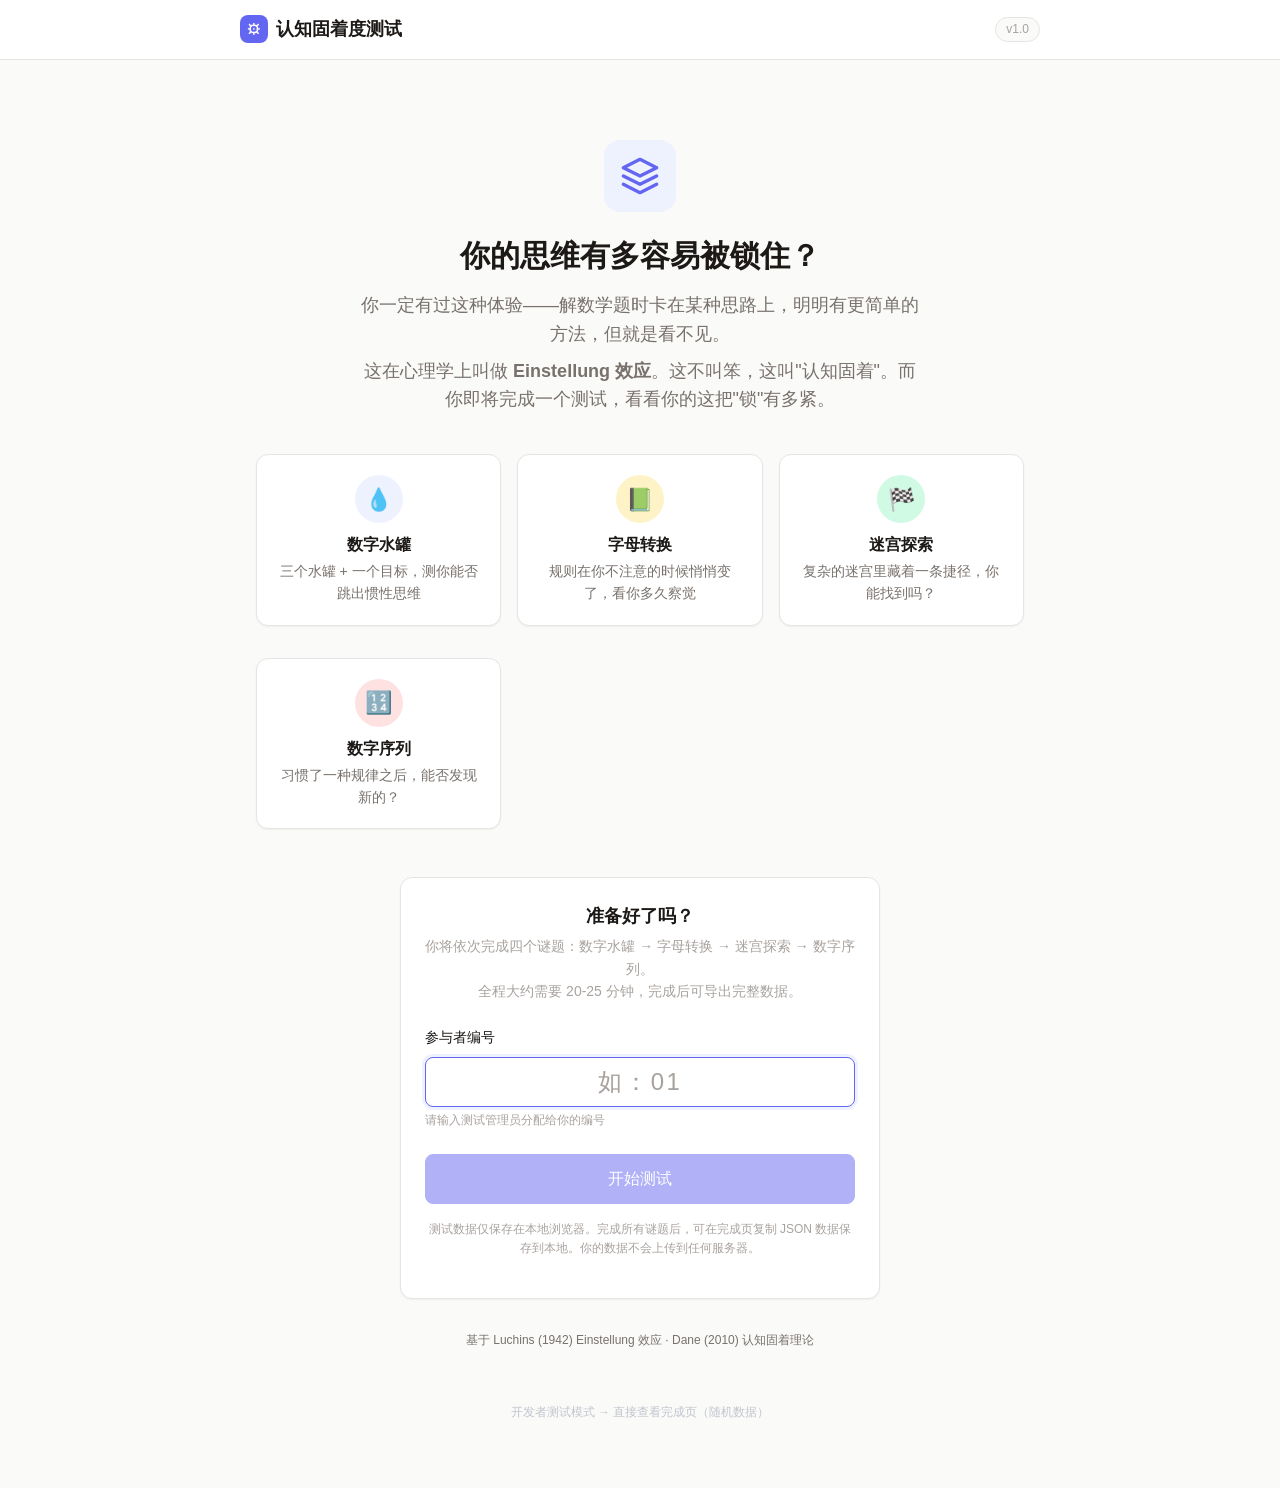
<file: index.html>
<!DOCTYPE html>
<html lang="zh-CN">
<head>
  <meta charset="UTF-8">
  <meta name="viewport" content="width=device-width, initial-scale=1.0">
  <title>认知固着度测试</title>
  <link rel="stylesheet" href="style.css">
  <style>
    /* --- 入口页面专属样式 --- */
    .hero {
      text-align: center;
      padding: var(--spacing-12) 0 var(--spacing-8);
    }

    .hero-icon {
      width: 72px;
      height: 72px;
      background: var(--color-accent-light);
      border-radius: var(--radius-xl);
      display: inline-flex;
      align-items: center;
      justify-content: center;
      margin-bottom: var(--spacing-6);
    }

    .hero-icon svg {
      width: 40px;
      height: 40px;
      color: var(--color-accent);
    }

    .hero h1 {
      margin-bottom: var(--spacing-4);
    }

    .hero p {
      max-width: 560px;
      margin: 0 auto var(--spacing-2);
      font-size: var(--font-size-lg);
    }

    .features {
      display: grid;
      grid-template-columns: repeat(auto-fit, minmax(200px, 1fr));
      gap: var(--spacing-4);
      margin-bottom: var(--spacing-8);
    }

    .feature-card {
      text-align: center;
      padding: var(--spacing-5);
    }

    .feature-card .icon-circle {
      width: 48px;
      height: 48px;
      border-radius: var(--radius-full);
      display: inline-flex;
      align-items: center;
      justify-content: center;
      margin-bottom: var(--spacing-3);
      font-size: 22px;
    }

    .feature-card h3 {
      font-size: var(--font-size-base);
      margin-bottom: var(--spacing-1);
    }

    .feature-card p {
      font-size: var(--font-size-sm);
      margin-bottom: 0;
    }

    .join-card {
      text-align: center;
      max-width: 480px;
      margin: 0 auto;
    }

    .join-card .card-title {
      margin-bottom: var(--spacing-1);
    }

    .join-card .card-subtitle {
      margin-bottom: var(--spacing-6);
    }

    .join-card .form-group {
      text-align: left;
    }

    .join-card .btn {
      margin-top: var(--spacing-2);
    }

    .footer-note {
      text-align: center;
      padding: var(--spacing-8) 0;
    }

    .footer-note p {
      font-size: var(--font-size-xs);
      margin-bottom: 0;
    }

    /* ID 输入数字键盘优化 */
    #participantId {
      font-size: var(--font-size-2xl);
      letter-spacing: 0.1em;
      text-align: center;
      font-weight: 500;
      color: var(--color-accent);
    }
  </style>
</head>
<body>
<div class="page-wrapper">
  <!-- Header -->
  <header class="header">
    <div class="header-inner">
      <div class="header-logo">
        <div class="icon">&#9881;</div>
        认知固着度测试
      </div>
      <span class="header-badge">v1.0</span>
    </div>
  </header>

  <!-- Main -->
  <main class="main-content">
    <div class="container">

      <!-- Hero -->
      <section class="hero">
        <div class="hero-icon">
          <svg viewBox="0 0 24 24" fill="none" stroke="currentColor" stroke-width="2" stroke-linecap="round" stroke-linejoin="round">
            <path d="M12 2L2 7l10 5 10-5-10-5z"/>
            <path d="M2 17l10 5 10-5"/>
            <path d="M2 12l10 5 10-5"/>
          </svg>
        </div>
        <h1>你的思维有多容易被锁住？</h1>
        <p>你一定有过这种体验——解数学题时卡在某种思路上，明明有更简单的方法，但就是看不见。</p>
        <p>这在心理学上叫做 <strong>Einstellung 效应</strong>。这不叫笨，这叫"认知固着"。而你即将完成一个测试，看看你的这把"锁"有多紧。</p>
      </section>

      <!-- 四大谜题预览 -->
      <section class="features">
        <div class="card feature-card">
          <div class="icon-circle" style="background: #EEF2FF;">&#128167;</div>
          <h3>数字水罐</h3>
          <p>三个水罐 + 一个目标，测你能否跳出惯性思维</p>
        </div>
        <div class="card feature-card">
          <div class="icon-circle" style="background: #FEF3C7;">&#128215;</div>
          <h3>字母转换</h3>
          <p>规则在你不注意的时候悄悄变了，看你多久察觉</p>
        </div>
        <div class="card feature-card">
          <div class="icon-circle" style="background: #D1FAE5;">&#127937;</div>
          <h3>迷宫探索</h3>
          <p>复杂的迷宫里藏着一条捷径，你能找到吗？</p>
        </div>
        <div class="card feature-card">
          <div class="icon-circle" style="background: #FEE2E2;">&#128290;</div>
          <h3>数字序列</h3>
          <p>习惯了一种规律之后，能否发现新的？</p>
        </div>
      </section>

      <!-- 加入卡片 -->
      <section class="card join-card">
        <div class="card-title">准备好了吗？</div>
        <div class="card-subtitle">
          你将依次完成四个谜题：数字水罐 &rarr; 字母转换 &rarr; 迷宫探索 &rarr; 数字序列。<br>
          全程大约需要 20-25 分钟，完成后可导出完整数据。
        </div>

        <div class="form-group">
          <label class="form-label" for="participantId">参与者编号</label>
          <input
            type="text"
            id="participantId"
            class="form-input"
            placeholder="如：01"
            maxlength="10"
            autocomplete="off"
            autofocus
          >
          <p class="form-hint">请输入测试管理员分配给你的编号</p>
        </div>

        <button id="startBtn" class="btn btn-primary btn-lg btn-block" disabled>
          开始测试
        </button>

      <p class="text-xs text-muted mt-4">
        测试数据仅保存在本地浏览器。完成所有谜题后，可在完成页复制 JSON 数据保存到本地。你的数据不会上传到任何服务器。
      </p>

    </section>

      <!-- Footer -->
      <div class="footer-note">
        <p>基于 Luchins (1942) Einstellung 效应 &middot; Dane (2010) 认知固着理论</p>
      </div>

      <!-- 测试模式入口（底部小字） -->
      <div style="text-align:center; padding:var(--spacing-4) 0 var(--spacing-8);">
        <a href="complete.html?test=1" style="color:#9CA3AF; font-size:12px; text-decoration:none; opacity:0.6;" onmouseover="this.style.opacity=1" onmouseout="this.style.opacity=0.6">
          开发者测试模式 → 直接查看完成页（随机数据）
        </a>
      </div>

    </div>
  </main>
</div>

<script src="tracking/event-logger.js"></script>
<script>
(function () {
  var idInput = document.getElementById('participantId');
  var startBtn = document.getElementById('startBtn');

  // 启用/禁用按钮
  idInput.addEventListener('input', function () {
    startBtn.disabled = this.value.trim().length === 0;
  });

  // 回车也可以开始
  idInput.addEventListener('keydown', function (e) {
    if (e.key === 'Enter' && this.value.trim()) startTest();
  });

  startBtn.addEventListener('click', startTest);

  function startTest() {
    var rawId = idInput.value.trim();
    if (!rawId) return;
    var userId = 'participant_' + rawId.replace(/[^a-zA-Z0-9]/g, '_');
    EventLogger.initSession(userId);
    window.location.href = 'puzzles/water-jug/water-jug.html';
  }
})();
</script>
</body>
</html>
</file>
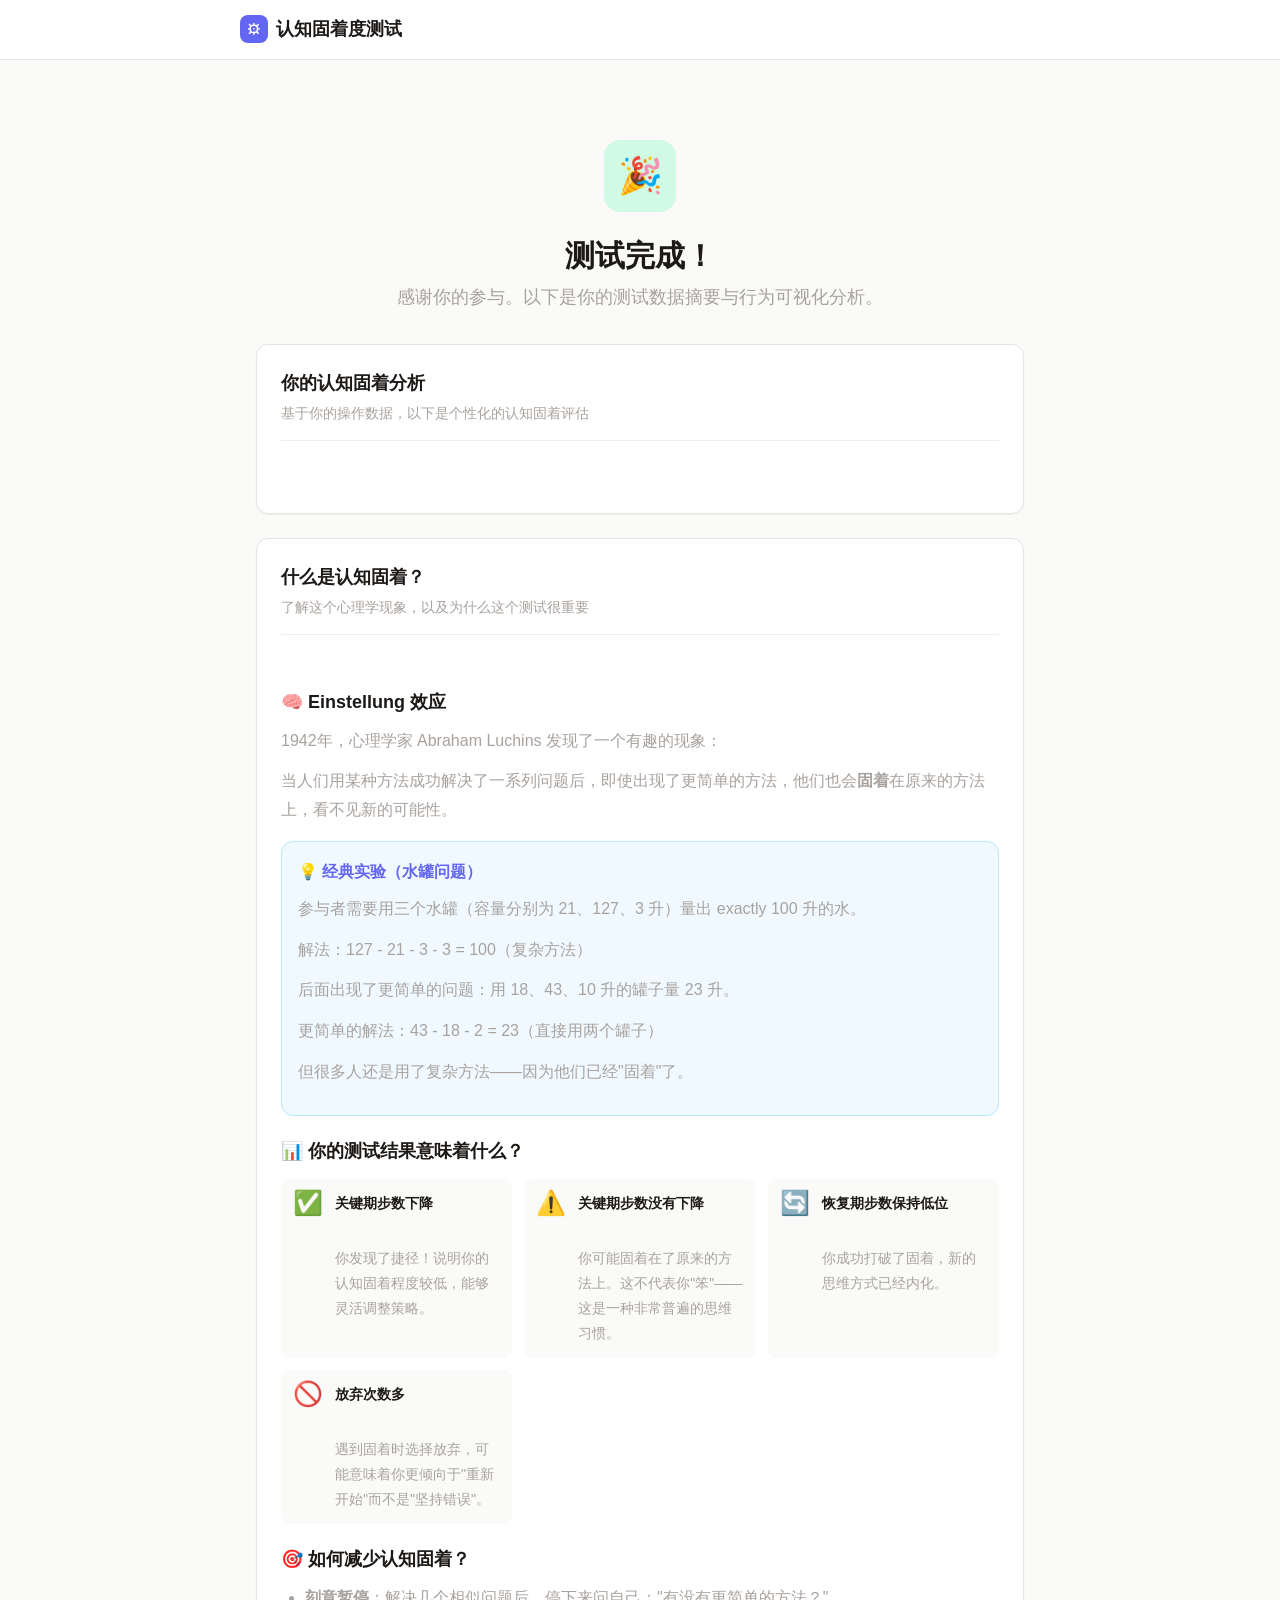
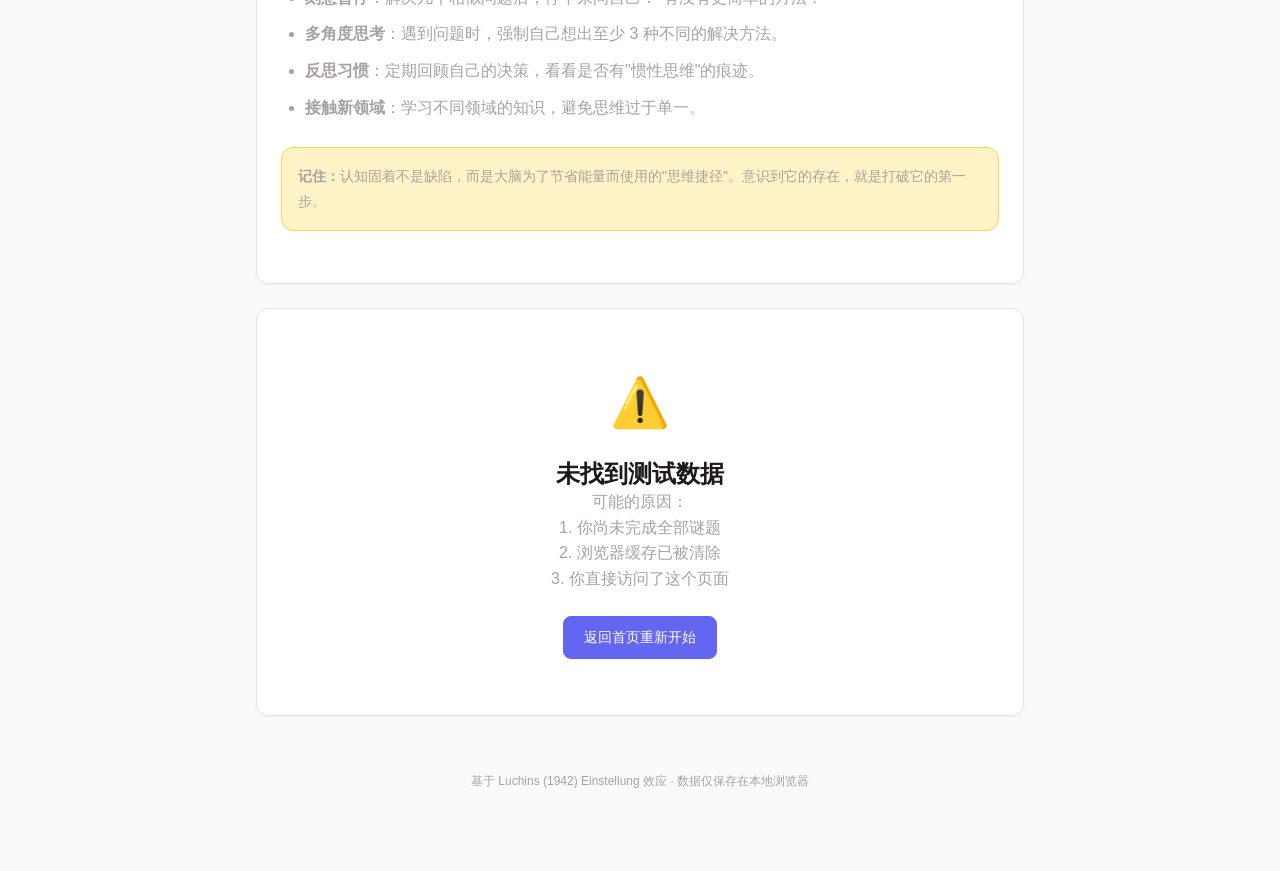
<file: complete.html>
<!DOCTYPE html>
<html lang="zh-CN">
<head>
  <meta charset="UTF-8">
  <meta name="viewport" content="width=device-width, initial-scale=1.0">
  <title>测试完成 — 认知固着度测试</title>
  <link rel="stylesheet" href="style.css">
  <link rel="stylesheet" href="complete.css">
</head>
<body>
<div class="page-wrapper">

  <!-- Header -->
  <header class="header">
    <div class="header-inner">
      <div class="header-logo">
        <div class="icon">&#9881;</div>
        认知固着度测试
      </div>
    </div>
  </header>

  <!-- Main -->
  <main class="main-content">
    <div class="container">

      <!-- Hero -->
      <section class="complete-hero">
        <div class="complete-icon">&#127881;</div>
        <h1>测试完成！</h1>
        <p class="complete-subtitle">
          感谢你的参与。以下是你的测试数据摘要与行为可视化分析。
        </p>
      </section>

      <!-- ========== 数据摘要 ========== -->
      <section class="card complete-summary" id="summaryCard">
        <div class="card-header">
          <div class="card-title">数据摘要</div>
          <div class="card-subtitle">本次测试的关键指标</div>
        </div>
        <div class="summary-grid" id="summaryGrid"></div>
      </section>

      <!-- ========== 各谜题明细 ========== -->
      <section class="card" id="breakdownCard">
        <div class="card-header">
          <div class="card-title">谜题明细</div>
          <div class="card-subtitle">每道谜题的完成情况</div>
        </div>
        <div id="puzzleBreakdown" class="puzzle-breakdown"></div>
      </section>

      <!-- ========== 你的认知固着分析 ========== -->
      <section class="card" id="feedbackCard">
        <div class="card-header">
          <div class="card-title">你的认知固着分析</div>
          <div class="card-subtitle">基于你的操作数据，以下是个性化的认知固着评估</div>
        </div>
        <div id="feedbackContent" class="feedback-content"></div>
      </section>

      <!-- ========== 数据可视化 ========== -->
      <section class="card" id="vizCard">
        <div class="card-header">
          <div class="card-title">行为数据可视化</div>
          <div class="card-subtitle">基于操作事件的认知行为分析图表</div>
        </div>

        <!-- 图表区域 -->
        <div class="charts-grid">

          <!-- 图表 1：各谜题操作步数柱状图 -->
          <div class="chart-box">
            <div class="chart-title">各谜题步数指数（归一化）</div>
            <div class="chart-subtitle">指数 = log10(步数+1)×100，压缩大数值使对比更合理</div>
            <svg id="chartSteps" class="chart-svg" viewBox="0 0 420 220" preserveAspectRatio="xMidYMid meet"></svg>
          </div>

          <!-- 图表 2：放弃/跳过次数 -->
          <div class="chart-box">
            <div class="chart-title">各谜题放弃次数</div>
            <div class="chart-subtitle">放弃是固着度的直接指标</div>
            <svg id="chartGiveup" class="chart-svg" viewBox="0 0 420 220" preserveAspectRatio="xMidYMid meet"></svg>
          </div>

          <!-- 图表 3：各谜题认知固着阶段分析（4个独立图表） -->
          <div class="chart-box">
            <div class="chart-title">数字水罐 — 认知固着阶段</div>
            <div class="chart-subtitle">惯性期 → 关键期 → 恢复期</div>
            <svg id="chartTrend_water_jug" class="chart-svg" viewBox="0 0 420 220" preserveAspectRatio="xMidYMid meet"></svg>
          </div>

          <div class="chart-box">
            <div class="chart-title">字母转换 — 认知固着阶段</div>
            <div class="chart-subtitle">惯性期 → 关键期 → 恢复期</div>
            <svg id="chartTrend_anagram" class="chart-svg" viewBox="0 0 420 220" preserveAspectRatio="xMidYMid meet"></svg>
          </div>

          <div class="chart-box">
            <div class="chart-title">迷宫探索 — 认知固着阶段</div>
            <div class="chart-subtitle">惯性期 → 关键期 → 恢复期</div>
            <svg id="chartTrend_maze" class="chart-svg" viewBox="0 0 420 220" preserveAspectRatio="xMidYMid meet"></svg>
          </div>

          <div class="chart-box">
            <div class="chart-title">数字序列 — 认知固着阶段</div>
            <div class="chart-subtitle">惯性期 → 关键期 → 恢复期</div>
            <svg id="chartTrend_sequence" class="chart-svg" viewBox="0 0 420 220" preserveAspectRatio="xMidYMid meet"></svg>
          </div>

          <!-- 图表 4：完成 vs 放弃比例 -->
          <div class="chart-box">
            <div class="chart-title">答题完成率</div>
            <div class="chart-subtitle">各谜题实际完成题数占比</div>
            <svg id="chartComplete" class="chart-svg" viewBox="0 0 420 220" preserveAspectRatio="xMidYMid meet"></svg>
          </div>

          <!-- 图表 5：重置次数 -->
          <div class="chart-box">
            <div class="chart-title">各谜题重置次数</div>
            <div class="chart-subtitle">频繁重置反映解题困难</div>
            <svg id="chartReset" class="chart-svg" viewBox="0 0 420 220" preserveAspectRatio="xMidYMid meet"></svg>
          </div>

        </div>
      </section>

      <!-- ========== 什么是认知固着？ ========== -->
      <section class="card" id="educationCard">
        <div class="card-header">
          <div class="card-title">什么是认知固着？</div>
          <div class="card-subtitle">了解这个心理学现象，以及为什么这个测试很重要</div>
        </div>
        <div class="education-content">
          <h3>🧠 Einstellung 效应</h3>
          <p>1942年，心理学家 Abraham Luchins 发现了一个有趣的现象：</p>
          <p>当人们用某种方法成功解决了一系列问题后，即使出现了更简单的方法，他们也会<strong>固着</strong>在原来的方法上，看不见新的可能性。</p>
          
          <div class="example-box">
            <div class="example-title">💡 经典实验（水罐问题）</div>
            <p>参与者需要用三个水罐（容量分别为 21、127、3 升）量出 exactly 100 升的水。</p>
            <p>解法：127 - 21 - 3 - 3 = 100（复杂方法）</p>
            <p>后面出现了更简单的问题：用 18、43、10 升的罐子量 23 升。</p>
            <p>更简单的解法：43 - 18 - 2 = 23（直接用两个罐子）</p>
            <p>但很多人还是用了复杂方法——因为他们已经"固着"了。</p>
          </div>

          <h3>📊 你的测试结果意味着什么？</h3>
          <div class="meaning-grid">
            <div class="meaning-item">
              <div class="meaning-icon">✅</div>
              <div class="meaning-text">
                <strong>关键期步数下降</strong><br>
                你发现了捷径！说明你的认知固着程度较低，能够灵活调整策略。
              </div>
            </div>
            <div class="meaning-item">
              <div class="meaning-icon">⚠️</div>
              <div class="meaning-text">
                <strong>关键期步数没有下降</strong><br>
                你可能固着在了原来的方法上。这不代表你"笨"——这是一种非常普遍的思维习惯。
              </div>
            </div>
            <div class="meaning-item">
              <div class="meaning-icon">🔄</div>
              <div class="meaning-text">
                <strong>恢复期步数保持低位</strong><br>
                你成功打破了固着，新的思维方式已经内化。
              </div>
            </div>
            <div class="meaning-item">
              <div class="meaning-icon">🚫</div>
              <div class="meaning-text">
                <strong>放弃次数多</strong><br>
                遇到固着时选择放弃，可能意味着你更倾向于"重新开始"而不是"坚持错误"。
              </div>
            </div>
          </div>

          <h3>🎯 如何减少认知固着？</h3>
          <ul class="tips-list">
            <li><strong>刻意暂停</strong>：解决几个相似问题后，停下来问自己："有没有更简单的方法？"</li>
            <li><strong>多角度思考</strong>：遇到问题时，强制自己想出至少 3 种不同的解决方法。</li>
            <li><strong>反思习惯</strong>：定期回顾自己的决策，看看是否有"惯性思维"的痕迹。</li>
            <li><strong>接触新领域</strong>：学习不同领域的知识，避免思维过于单一。</li>
          </ul>

          <p class="education-footer">
            <strong>记住：</strong>认知固着不是缺陷，而是大脑为了节省能量而使用的"思维捷径"。意识到它的存在，就是打破它的第一步。
          </p>
        </div>
      </section>

      <!-- ========== 导出区域 ========== -->
      <section class="card complete-download" id="exportCard">
        <div class="card-header">
          <div class="card-title">提交测试数据</div>
          <div class="card-subtitle">
            完成测试后，请选择一种方式提交数据给研究员。
          </div>
        </div>

        <!-- 选择提交方式 -->
        <div style="margin-bottom:20px;">
          <div style="font-weight:600;margin-bottom:12px;">选择提交方式：</div>
          <div style="display:flex;gap:12px;flex-wrap:wrap;">
            <button class="btn btn-primary" onclick="showSubmitMethod('qr')" id="btnMethodQR">
              📱 方式一：生成二维码（推荐）
            </button>
            <button class="btn btn-secondary" onclick="showSubmitMethod('manual')" id="btnMethodManual">
              📋 方式二：手动导出（备用）
            </button>
          </div>
        </div>

        <!-- 方式一：生成二维码 -->
        <div id="methodQR" style="display:none;background:#EFF6FF;border:1px solid #BFDBFE;border-radius:8px;padding:16px;margin-bottom:20px;">
          <div style="font-weight:600;color:#1E40AF;margin-bottom:8px;">📱 生成提交码和二维码</div>
          <p style="font-size:13px;color:#1E40AF;margin-bottom:12px;">
            点击按钮生成6位提交码和二维码。将提交码告诉研究员，或让研究员扫描二维码。
          </p>
          <button class="btn btn-primary" onclick="generateSubmitCode()" id="btnGenerateQR" style="background:#2563EB;">
            生成提交码和二维码
          </button>
          <div id="qrResult" style="display:none;margin-top:16px;">
            <div style="font-size:14px;font-weight:600;margin-bottom:8px;">✅ 已生成！</div>
            <div style="background:#FFF;padding:12px;border-radius:6px;border:1px solid #BFDBFE;">
              <div style="font-size:13px;color:#1E40AF;margin-bottom:4px;">提交码（告诉研究员）：</div>
              <div id="submitCode" style="font-size:24px;font-weight:700;letter-spacing:4px;color:#1E40AF;margin-bottom:12px;"></div>
              <div style="font-size:13px;color:#1E40AF;margin-bottom:8px;">二维码（研究员扫描）：</div>
              <div id="qrCodeImage" style="text-align:center;"></div>
            </div>
            <p style="font-size:12px;color:#6B7280;margin-top:8px;">
              研究员打开 retrieve.html 并输入提交码，或扫描二维码直接访问数据。
            </p>
          </div>
        </div>

        <!-- 方式二：手动导出 -->
        <div id="methodManual" style="display:none;margin-bottom:16px;">
          <div style="font-weight:600;color:#6B7280;margin-bottom:8px;">📋 手动导出数据</div>
          <p style="font-size:13px;color:#6B7280;margin-bottom:12px;">
            复制数据到剪贴板，通过微信/邮件发送。
          </p>
          <div style="display:flex;gap:12px;margin-top:16px;flex-wrap:wrap;align-items:center;">
            <button id="copyBtn" class="btn btn-primary btn-lg">
              📋 复制 JSON 到剪贴板
            </button>
            <button id="saveBtn" class="btn btn-secondary btn-lg">
              ✅ 标记为已提交
            </button>
          </div>

          <p id="copyStatus" class="form-hint" style="margin-top:8px;color:#10B981;display:none;">
            ✔️ 已复制到剪贴板！请粘贴到微信/邮件发送。
          </p>

          <div style="margin-top:16px;">
            <label style="font-weight:600;font-size:14px;display:block;margin-bottom:8px;">
              完整 JSON 数据（全选后 Ctrl+C 复制）
            </label>
            <textarea id="jsonOutput" readonly
              style="width:100%;height:180px;font-family:'Consolas','Monaco','Courier New',monospace;font-size:12px;line-height:1.5;border:1px solid #d1d5db;border-radius:8px;padding:12px;resize:vertical;background:#f9fafb;color:#1f2937;"
              spellcheck="false"></textarea>
            <div id="filenamePreview" style="font-size:12px;color:#6B7280;margin-top:4px;"></div>
          </div>
        </div>
      </section>

      <!-- 已完成提示 -->
      <section class="card" id="doneCard" style="display:none;">
        <div style="text-align:center;padding:var(--spacing-8) 0;">
          <div style="font-size:48px;margin-bottom:var(--spacing-4);">&#9989;</div>
          <h2 style="margin-bottom:var(--spacing-2);">数据已提交</h2>
          <p class="text-muted" style="margin-bottom:var(--spacing-6);">
            请确认已将 JSON 文件交给研究员。<br>你可以关闭此页面。
          </p>
          <button class="btn btn-secondary" onclick="window.location.href='index.html'">
            返回首页
          </button>
        </div>
      </section>

      <!-- 无数据提示 -->
      <section class="card" id="noDataCard" style="display:none;">
        <div style="text-align:center;padding:var(--spacing-8) 0;">
          <div style="font-size:48px;margin-bottom:var(--spacing-4);">&#9888;&#65039;</div>
          <h2>未找到测试数据</h2>
          <p class="text-muted" style="margin-bottom:var(--spacing-6);">
            可能的原因：<br>
            1. 你尚未完成全部谜题<br>
            2. 浏览器缓存已被清除<br>
            3. 你直接访问了这个页面
          </p>
          <button class="btn btn-primary" onclick="window.location.href='index.html'">
            返回首页重新开始
          </button>
        </div>
      </section>

      <div class="footer-note">
        <p class="text-xs text-muted">
          基于 Luchins (1942) Einstellung 效应 &middot; 数据仅保存在本地浏览器
        </p>
      </div>

    </div>
  </main>
</div>

<script src="tracking/event-logger.js"></script>
<script>
(function () {
  'use strict';

  // ==========================================
  // 工具函数
  // ==========================================
  function fmtMs(ms) {
    if (!ms || ms <= 0) return '—';
    var s = Math.round(ms / 1000);
    var m = Math.floor(s / 60);
    s = s % 60;
    return m > 0 ? m + ' 分 ' + s + ' 秒' : s + ' 秒';
  }

  // ==========================================
  // 测试模式：?test=1 时生成随机数据
  // ==========================================
  (function maybeGenerateTestData() {
    var params = new URLSearchParams(window.location.search);
    if (!params.get('test')) return;

    // 随机数据生成器
    function randInt(min, max) { return Math.floor(Math.random() * (max - min + 1)) + min; }
    function randStep(base, spread) { return Math.max(1, Math.round(base + (Math.random() - 0.5) * spread)); }

    var now = Date.now();
    var puzzleConfigs = [
      { id: 'water_jug',  q: 8, name: '数字水罐', baseSteps: 6,  spread: 5,  baseGiveUp: 1, baseReset: 2 },
      { id: 'anagram',    q: 6, name: '字母转换', baseSteps: 4,  spread: 4,  baseGiveUp: 0, baseReset: 1 },
      { id: 'maze',       q: 6, name: '迷宫探索', baseSteps: 40, spread: 30, baseGiveUp: 2, baseReset: 3 },
      { id: 'sequence',   q: 6, name: '数字序列', baseSteps: 5,  spread: 4,  baseGiveUp: 0, baseReset: 1 },
    ];

    var testEvents = [];
    var userId = 'test_' + Date.now().toString(36);

    puzzleConfigs.forEach(function (pc) {
      for (var q = 1; q <= pc.q; q++) {
        var phase = q <= 2 ? 'inertia' : (q <= 4 ? 'critical' : 'recovery');
        var steps = randStep(pc.baseSteps, pc.spread);
        // 关键期步数下降（认知固着效应）
        if (phase === 'critical') steps = Math.max(1, Math.round(steps * 0.6));
        if (phase === 'recovery') steps = Math.max(1, Math.round(steps * 1.1));

        var willGiveUp = (q <= pc.baseGiveUp) && Math.random() < 0.5;
        var willReset  = (q <= pc.baseReset)  && Math.random() < 0.4;

        testEvents.push({
          userId: userId, puzzleId: pc.id, questionId: q,
          timestamp: now - (pc.q - q + 1) * 60000,
          eventType: 'puzzle_start', actionData: null, correct: null, latency: 500
        });

        // 迷宫：不记录 action 事件，步数在 submit/give_up 的 actionData.steps 中
        if (pc.id !== 'maze') {
          for (var a = 0; a < steps; a++) {
            testEvents.push({
              userId: userId, puzzleId: pc.id, questionId: q,
              timestamp: now - (pc.q - q) * 60000 + a * 2000,
              eventType: 'action', actionData: { actionType: 'step' }, correct: null, latency: 800
            });
          }
        }

        if (willGiveUp) {
          testEvents.push({
            userId: userId, puzzleId: pc.id, questionId: q,
            timestamp: now - (pc.q - q) * 60000 + 30000,
            eventType: 'give_up',
            actionData: pc.id === 'maze' ? { steps: steps, phase: phase } : {},
            correct: null, latency: 5000
          });
        } else {
          testEvents.push({
            userId: userId, puzzleId: pc.id, questionId: q,
            timestamp: now - (pc.q - q) * 60000 + 40000,
            eventType: 'submit',
            actionData: pc.id === 'maze'
              ? { steps: steps, method: steps <= 30 ? 'shortcut' : 'wallFollow', phase: phase }
              : { steps: steps },
            correct: true, latency: 1200
          });
        }

        if (willReset) {
          testEvents.push({
            userId: userId, puzzleId: pc.id, questionId: q,
            timestamp: now - (pc.q - q) * 60000 + 10000,
            eventType: 'reset', actionData: null, correct: null, latency: 2000
          });
        }
      }
    });

    var testData = {
      session: { userId: userId, startedAt: now - 1800000, completedAt: now },
      events: testEvents
    };
    localStorage.setItem('ce_events', JSON.stringify(testData));
    console.log('[测试模式] 已生成随机数据，' + testEvents.length + ' 个事件');
  })();

  // ==========================================
  // 读取数据
  // ==========================================
  var raw = localStorage.getItem('ce_events');
  var session = null, events = [];

  if (raw) {
    try {
      var data = JSON.parse(raw);
      session = data.session || null;
      events  = data.events  || [];
    } catch (e) { /* ignore */ }
  }

  if (!session || events.length === 0) {
    document.getElementById('summaryCard').style.display = 'none';
    document.getElementById('breakdownCard').style.display = 'none';
    document.getElementById('vizCard').style.display = 'none';
    document.getElementById('exportCard').style.display = 'none';
    document.getElementById('noDataCard').style.display = '';
    return;
  }

  // ==========================================
  // 谜题配置
  // ==========================================
  var PUZZLE_IDS   = ['water_jug', 'anagram', 'maze', 'sequence'];
  var PUZZLE_NAMES = { water_jug: '水罐', anagram: '字母', maze: '迷宫', sequence: '序列' };
  var PUZZLE_COLORS = {
    water_jug: '#6366F1',
    anagram:   '#F59E0B',
    maze:      '#10B981',
    sequence:  '#EF4444'
  };

  // 按谜题分组
  var byPuzzle = {};
  PUZZLE_IDS.forEach(function (pid) { byPuzzle[pid] = []; });
  events.forEach(function (e) {
    if (byPuzzle[e.puzzleId]) byPuzzle[e.puzzleId].push(e);
  });

  // ==========================================
  // 统计各谜题指标
  // ==========================================
  var stats = {};
  PUZZLE_IDS.forEach(function (pid) {
    var evts = byPuzzle[pid];
    var byQ  = {};  // questionId → events[]

    evts.forEach(function (e) {
      var q = e.questionId || 0;
      if (!byQ[q]) byQ[q] = [];
      byQ[q].push(e);
    });

    var qs = Object.keys(byQ).map(Number).sort(function (a, b) { return a - b; });
    var totalQ    = qs.length > 0 ? Math.max.apply(null, qs) : 0;

    // 迷宫特殊处理：步数来自 submit/give_up 事件的 actionData.steps
    // 其他谜题：步数来自 eventType === 'action'
    var actions, stepsPerQ;
    if (pid === 'maze') {
      stepsPerQ = {};
      actions = 0;
      qs.forEach(function (q) {
        var stepSum = 0;
        byQ[q].forEach(function (e) {
          if ((e.eventType === 'submit' || e.eventType === 'give_up') && e.actionData && typeof e.actionData.steps === 'number') {
            stepSum += e.actionData.steps;
          }
        });
        stepsPerQ[q] = stepSum;
        actions += stepSum;
      });
    } else {
      actions = evts.filter(function (e) { return e.eventType === 'action'; }).length;
      stepsPerQ = {};
      qs.forEach(function (q) {
        stepsPerQ[q] = byQ[q].filter(function (e) { return e.eventType === 'action'; }).length;
      });
    }

    var giveUps   = evts.filter(function (e) { return e.eventType === 'give_up'; }).length;
    var resets    = evts.filter(function (e) { return e.eventType === 'reset'; }).length;
    var submits   = evts.filter(function (e) { return e.eventType === 'submit'; }).length;

    stats[pid] = {
      totalEvents: evts.length,
      actions:     actions,
      giveUps:     giveUps,
      resets:      resets,
      submits:     submits,
      totalQ:      totalQ,
      avgSteps:    actions > 0 && totalQ > 0 ? (actions / totalQ) : 0,
      stepsPerQ:   stepsPerQ,
      qs:          qs
    };
  });

  // ==========================================
  // 摘要网格
  // ==========================================
  var totalTime = session.completedAt
    ? (session.completedAt - session.startedAt)
    : (Date.now() - session.startedAt);

  var totalActions = events.filter(function (e) { return e.eventType === 'action'; }).length;
  // 补充迷宫步数（迷宫不记录 action 事件，步数在 submit/give_up 的 actionData.steps 中）
  events.forEach(function (e) {
    if (e.puzzleId === 'maze' && (e.eventType === 'submit' || e.eventType === 'give_up') && e.actionData && typeof e.actionData.steps === 'number') {
      totalActions += e.actionData.steps;
    }
  });
  var totalGiveUps = events.filter(function (e) { return e.eventType === 'give_up'; }).length;

  document.getElementById('summaryGrid').innerHTML =
    mkStat(totalActions, '总操作次数', '#6366F1') +
    mkStat(PUZZLE_IDS.filter(function (p) { return byPuzzle[p].length > 0; }).length + '/4', '完成谜题数', '#10B981') +
    mkStat(fmtMs(totalTime), '总用时', '#F59E0B') +
    mkStat(totalGiveUps, '放弃次数', '#EF4444') +
    mkStat(session.userId ? session.userId.replace('participant_', '') : '—', '参与者编号', '#6366F1');

  function mkStat(val, label, color) {
    return '<div class="summary-item">' +
      '<div class="summary-value" style="color:' + color + '">' + val + '</div>' +
      '<div class="summary-label">' + label + '</div>' +
    '</div>';
  }

  // ==========================================
  // 谜题明细
  // ==========================================
  var bdHtml = '';
  PUZZLE_IDS.forEach(function (pid) {
    var s = stats[pid];
    if (!s || s.totalEvents === 0) return;
    var giveUpSpan = s.giveUps > 0
      ? '<span class="bd-stat" style="color:#EF4444;">' + s.giveUps + ' 次放弃</span>'
      : '<span class="bd-stat" style="color:#10B981;">无放弃</span>';
    bdHtml +=
      '<div class="bd-row">' +
        '<div class="bd-name">' +
          '<span class="bd-dot" style="background:' + PUZZLE_COLORS[pid] + '"></span>' +
          PUZZLE_NAMES[pid] +
        '</div>' +
        '<div class="bd-stats">' +
          '<span class="bd-stat">' + s.totalQ + ' 题</span>' +
          '<span class="bd-stat">' + s.actions + ' 步</span>' +
          '<span class="bd-stat">均 ' + s.avgSteps.toFixed(1) + ' 步/题</span>' +
          giveUpSpan +
          '<span class="bd-stat" style="color:#6B7280;">' + s.resets + ' 次重置</span>' +
        '</div>' +
      '</div>';
  });
  document.getElementById('puzzleBreakdown').innerHTML = bdHtml || '<p class="text-muted">暂无详细数据</p>';

  // ==========================================
  // JSON 导出
  // ==========================================
  var exportData = {
    session:  session,
    events:   events,
    metadata: {
      totalEvents: events.length,
      puzzlesCompleted: PUZZLE_IDS.filter(function (p) { return byPuzzle[p].length > 0; }),
      duration: totalTime,
      exportedAt: new Date().toISOString()
    }
  };
  var jsonText = JSON.stringify(exportData, null, 2);
  document.getElementById('jsonOutput').value = jsonText;
  var fname = (session.userId || 'participant') + '_完整数据.json';
  document.getElementById('filenamePreview').textContent = fname;

  // 复制按钮
  document.getElementById('copyBtn').addEventListener('click', function () {
    var ta = document.getElementById('jsonOutput');
    ta.select(); ta.setSelectionRange(0, 999999);
    var copied = false;
    try { copied = document.execCommand('copy'); } catch (e) {}
    if (!copied && navigator.clipboard) {
      navigator.clipboard.writeText(jsonText).then(showCopied).catch(function () {
        alert('复制失败，请手动选中文本框后 Ctrl+C。');
      });
      return;
    }
    if (copied) showCopied();
  });

  function showCopied() {
    var s = document.getElementById('copyStatus');
    s.style.display = '';
    setTimeout(function () { s.style.display = 'none'; }, 4000);
  }

  // 标记完成按钮
  document.getElementById('saveBtn').addEventListener('click', function () {
    localStorage.removeItem('ce_events');
    document.getElementById('exportCard').style.display = 'none';
    document.getElementById('summaryCard').style.display = 'none';
    document.getElementById('breakdownCard').style.display = 'none';
    document.getElementById('vizCard').style.display = 'none';
    document.getElementById('doneCard').style.display = '';
  });

  // ==========================================
  // ============ 数据可视化 ================
  // ==========================================

  var CHART_COLORS = ['#6366F1', '#F59E0B', '#10B981', '#EF4444'];

  // ---------- SVG 工具函数 ----------
  function svgEl(tag, attrs) {
    var NS = 'http://www.w3.org/2000/svg';
    var el = document.createElementNS(NS, tag);
    Object.keys(attrs).forEach(function (k) { el.setAttribute(k, attrs[k]); });
    return el;
  }
  function svgText(x, y, txt, opts) {
    var el = svgEl('text', Object.assign({ x: x, y: y, 'font-size': 11, fill: '#374151', 'font-family': 'sans-serif' }, opts || {}));
    el.textContent = txt;
    return el;
  }

    // ---------- 图表 1：各谜题步数指数（归一化）----------
  (function drawSteps() {
    var svg = document.getElementById('chartSteps');
    var W = 420, H = 220;
    var padL = 62, padR = 14, padT = 20, padB = 50;
    var chartW = W - padL - padR, chartH = H - padT - padB;

    // 步数指数 = log10(avgSteps + 1) * 100，压缩大数值范围
    function stepIndex(s) { return Math.log10(s + 1) * 100; }

    var vals = PUZZLE_IDS.map(function (p) { return stats[p] ? stepIndex(stats[p].avgSteps) : 0; });
    var maxV = Math.max.apply(null, vals) || 1;
    var barW = chartW / PUZZLE_IDS.length;

    // Y 轴网格线（4 等分）
    for (var gi = 0; gi <= 4; gi++) {
      var f = gi / 4;
      var y = padT + chartH * (1 - f);
      svg.appendChild(svgEl('line', { x1: padL, y1: y, x2: padL + chartW, y2: y, stroke: '#E5E7EB', 'stroke-width': 1 }));
      // 反算原始步数作为标签（取整数）
      var rawAtGrid = Math.round(Math.pow(10, (maxV * f) / 100) - 1);
      svg.appendChild(svgText(padL - 6, y + 4, rawAtGrid, { 'text-anchor': 'end', fill: '#9CA3AF', 'font-size': 10 }));
    }

    PUZZLE_IDS.forEach(function (pid, i) {
      var s   = stats[pid];
      var v   = vals[i];
      var bh  = (v / maxV) * chartH;
      var x   = padL + i * barW + barW * 0.15;
      var bw  = barW * 0.7;
      var y   = padT + chartH - bh;

      var rect = svgEl('rect', { x: x, y: y, width: bw, height: bh || 1, fill: PUZZLE_COLORS[pid], rx: 4, opacity: 0.88 });
      svg.appendChild(rect);

      if (s && s.avgSteps > 0) {
        // 柱顶显示：指数（原始步数）
        var label = v.toFixed(0) + ' (' + s.avgSteps.toFixed(1) + '步)';
        svg.appendChild(svgText(x + bw / 2, y - 4, label, { 'text-anchor': 'middle', fill: PUZZLE_COLORS[pid], 'font-weight': 'bold', 'font-size': 10 }));
      }

      svg.appendChild(svgText(x + bw / 2, padT + chartH + 18, PUZZLE_NAMES[pid], { 'text-anchor': 'middle', 'font-size': 12, fill: '#374151' }));
    });

    // 轴线
    svg.appendChild(svgEl('line', { x1: padL, y1: padT, x2: padL, y2: padT + chartH, stroke: '#D1D5DB', 'stroke-width': 1 }));
    svg.appendChild(svgEl('line', { x1: padL, y1: padT + chartH, x2: padL + chartW, y2: padT + chartH, stroke: '#D1D5DB', 'stroke-width': 1 }));
    // Y 轴标签
    svg.appendChild(svgText(padL - 18, padT + chartH / 2, '步数指数', { 'text-anchor': 'middle', fill: '#9CA3AF', 'font-size': 10, transform: 'rotate(-90,' + (padL - 18) + ',' + (padT + chartH / 2) + ')' }));
    // X 轴说明
    svg.appendChild(svgText(padL + chartW / 2, padT + chartH + 40, '指数 = log10(步数+1)×100，数值越大步数越多', { 'text-anchor': 'middle', fill: '#9CA3AF', 'font-size': 9 }));
  })();

  // ---------- 图表 2：放弃次数 ----------
  (function drawGiveup() {
    var svg = document.getElementById('chartGiveup');
    var W = 420, H = 220;
    var padL = 42, padR = 14, padT = 20, padB = 50;
    var chartW = W - padL - padR, chartH = H - padT - padB;

    var vals = PUZZLE_IDS.map(function (p) { return stats[p] ? stats[p].giveUps : 0; });
    var maxV = Math.max.apply(null, vals) || 1;
    var barW = chartW / PUZZLE_IDS.length;

    [0.25, 0.5, 0.75, 1].forEach(function (f) {
      var y = padT + chartH * (1 - f);
      svg.appendChild(svgEl('line', { x1: padL, y1: y, x2: padL + chartW, y2: y, stroke: '#E5E7EB', 'stroke-width': 1 }));
      svg.appendChild(svgText(padL - 4, y + 4, Math.round(maxV * f), { 'text-anchor': 'end', fill: '#9CA3AF', 'font-size': 10 }));
    });

    PUZZLE_IDS.forEach(function (pid, i) {
      var v  = vals[i];
      var bh = (v / maxV) * chartH;
      var x  = padL + i * barW + barW * 0.15;
      var bw = barW * 0.7;
      var y  = padT + chartH - bh;
      var col = v > 0 ? '#EF4444' : '#E5E7EB';

      svg.appendChild(svgEl('rect', { x: x, y: y, width: bw, height: bh || 2, fill: col, rx: 4, opacity: 0.85 }));
      if (v > 0) {
        svg.appendChild(svgText(x + bw / 2, y - 4, v, { 'text-anchor': 'middle', fill: '#EF4444', 'font-weight': 'bold', 'font-size': 12 }));
      }
      svg.appendChild(svgText(x + bw / 2, padT + chartH + 18, PUZZLE_NAMES[pid], { 'text-anchor': 'middle', 'font-size': 12, fill: '#374151' }));
    });

    svg.appendChild(svgEl('line', { x1: padL, y1: padT, x2: padL, y2: padT + chartH, stroke: '#D1D5DB', 'stroke-width': 1 }));
    svg.appendChild(svgEl('line', { x1: padL, y1: padT + chartH, x2: padL + chartW, y2: padT + chartH, stroke: '#D1D5DB', 'stroke-width': 1 }));
  })();

    // ---------- 图表 3：各谜题认知固着阶段分析（4个独立图表）----------
  PUZZLE_IDS.forEach(function (pid) {
    var svg = document.getElementById('chartTrend_' + pid);
    if (!svg) return;  // 防御：SVG 元素不存在时跳过
    var W = 420, H = 220;
    var padL = 64, padR = 14, padT = 20, padB = 50;
    var chartW = W - padL - padR, chartH = H - padT - padB;

    // 步数指数 = log10(steps + 1) * 100
    function stepIndex(s) { return Math.log10(s + 1) * 100; }

    var s = stats[pid];
    if (!s || s.totalEvents === 0) {
      // 无数据：显示提示
      svg.appendChild(svgText(padL + chartW / 2, padT + chartH / 2, '暂无数据', {
        'text-anchor': 'middle', fill: '#9CA3AF', 'font-size': 14
      }));
      return;
    }

    // 计算该谜题各阶段的平均步数指数
    var stageSum   = [0, 0, 0];  // [惯性期, 关键期, 恢复期]
    var stageCount = [0, 0, 0];

    s.qs.forEach(function (q) {
      var v = s.stepsPerQ[q] || 0;
      if (v === 0) return;
      var idx = stepIndex(v);
      var stageIx;
      if (q <= 2)      stageIx = 0;
      else if (q <= 4)  stageIx = 1;
      else                stageIx = 2;
      stageSum[stageIx]  += idx;
      stageCount[stageIx] += 1;
    });

    var stageAvg = stageSum.map(function (sum, i) {
      return stageCount[i] > 0 ? sum / stageCount[i] : 0;
    });

    var maxIdx = Math.max.apply(null, stageAvg) || 1;
    var yAxisMax = Math.max(maxIdx * 1.4, 60);

    // Y 轴网格线 + 标签（显示反算后的原始步数）
    for (var gi = 0; gi <= 4; gi++) {
      var f = gi / 4;
      var y = padT + chartH * (1 - f);
      var rawVal = Math.round(Math.pow(10, (yAxisMax * f) / 100) - 1);
      svg.appendChild(svgEl('line', {
        x1: padL, y1: y,
        x2: padL + chartW, y2: y,
        stroke: '#F3F4F6', 'stroke-width': 1
      }));
      svg.appendChild(svgText(padL - 6, y + 4, rawVal, {
        'text-anchor': 'end', fill: '#9CA3AF', 'font-size': 10
      }));
    }

    // X 轴：3 个阶段
    var nStages = 3;
    var xStep = chartW / (nStages - 1);
    var stageLabels = ['惯性期\n(第1-2题)', '关键期\n(第3-4题)', '恢复期\n(第5题+)'];

    for (var si = 0; si < nStages; si++) {
      var x = padL + si * xStep;
      var lb = stageLabels[si].split('\n');
      svg.appendChild(svgText(x, padT + chartH + 28, lb[0], {
        'text-anchor': 'middle', 'font-size': 12, fill: '#374151', 'font-weight': 'bold'
      }));
      if (lb[1]) {
        svg.appendChild(svgText(x, padT + chartH + 42, lb[1], {
          'text-anchor': 'middle', 'font-size': 10, fill: '#9CA3AF'
        }));
      }
      svg.appendChild(svgEl('line', {
        x1: x, y1: padT + chartH,
        x2: x, y2: padT + chartH + 5,
        stroke: '#D1D5DB', 'stroke-width': 1
      }));
    }

    // 画折线（该谜题的 3 个阶段）
    var points = [];
    for (var si = 0; si < nStages; si++) {
      var x = padL + si * xStep;
      var y = (stageAvg[si] === 0) ? (padT + chartH) : (padT + chartH * (1 - stageAvg[si] / yAxisMax));
      y = Math.max(y, padT + 2);
      points.push([x, y]);
    }

    // 折线
    var polylinePts = points.map(function (p) { return p[0].toFixed(1) + ',' + p[1].toFixed(1); }).join(' ');
    svg.appendChild(svgEl('polyline', {
      points: polylinePts,
      fill: 'none', stroke: PUZZLE_COLORS[pid],
      'stroke-width': 2.5, opacity: 0.85,
      'stroke-linecap': 'round', 'stroke-linejoin': 'round'
    }));

    // 数据点（圆点）
    points.forEach(function (p, si) {
      if (stageAvg[si] === 0) return;
      svg.appendChild(svgEl('circle', {
        cx: p[0], cy: p[1], r: 5,
        fill: PUZZLE_COLORS[pid], stroke: '#FFF', 'stroke-width': 2, opacity: 0.9
      }));
      // 显示原始步数
      var rawSteps = Math.round(Math.pow(10, stageAvg[si] / 100) - 1);
      svg.appendChild(svgText(
        p[0], p[1] - 10,
        rawSteps + '步',
        { 'text-anchor': 'middle', 'font-size': 10, fill: PUZZLE_COLORS[pid], 'font-weight': 'bold' }
      ));
    });

    // 坐标轴
    svg.appendChild(svgEl('line', { x1: padL, y1: padT, x2: padL, y2: padT + chartH, stroke: '#D1D5DB', 'stroke-width': 1 }));
    svg.appendChild(svgEl('line', { x1: padL, y1: padT + chartH, x2: padL + chartW, y2: padT + chartH, stroke: '#D1D5DB', 'stroke-width': 1 }));

    // Y 轴标签
    svg.appendChild(svgText(
      padL - 30, padT + chartH / 2,
      '步数指数', {
        'text-anchor': 'middle', fill: '#9CA3AF', 'font-size': 10,
        transform: 'rotate(-90,' + (padL - 30) + ',' + (padT + chartH / 2) + ')'
      }
    ));
  });

  // ---------- 图表 4：完成率（横向柱状图）----------
  (function drawComplete() {
    var svg = document.getElementById('chartComplete');
    var W = 420, H = 220;
    var padL = 50, padR = 60, padT = 20, padB = 20;
    var chartW = W - padL - padR, chartH = H - padT - padB;

    var rowH = chartH / PUZZLE_IDS.length;

    PUZZLE_IDS.forEach(function (pid, i) {
      var s = stats[pid];
      var submits = s ? s.submits : 0;
      var total   = s ? s.totalQ  : 0;
      var rate    = total > 0 ? submits / total : 0;

      var y   = padT + i * rowH;
      var bh  = rowH * 0.55;
      var by  = y + (rowH - bh) / 2;
      var bw  = Math.max(rate * chartW, 2);

      // 背景
      svg.appendChild(svgEl('rect', { x: padL, y: by, width: chartW, height: bh, fill: '#F3F4F6', rx: 4 }));
      // 填充
      svg.appendChild(svgEl('rect', { x: padL, y: by, width: bw, height: bh, fill: PUZZLE_COLORS[pid], rx: 4, opacity: 0.85 }));

      svg.appendChild(svgText(padL - 6, by + bh / 2 + 4, PUZZLE_NAMES[pid], { 'text-anchor': 'end', 'font-size': 12, fill: '#374151' }));
      svg.appendChild(svgText(padL + chartW + 6, by + bh / 2 + 4, Math.round(rate * 100) + '%', { 'text-anchor': 'start', 'font-size': 11, fill: PUZZLE_COLORS[pid], 'font-weight': 'bold' }));
    });
  })();

  // ---------- 图表 5：重置次数 ----------
  (function drawReset() {
    var svg = document.getElementById('chartReset');
    var W = 420, H = 220;
    var padL = 42, padR = 14, padT = 20, padB = 50;
    var chartW = W - padL - padR, chartH = H - padT - padB;

    var vals = PUZZLE_IDS.map(function (p) { return stats[p] ? stats[p].resets : 0; });
    var maxV = Math.max.apply(null, vals) || 1;
    var barW = chartW / PUZZLE_IDS.length;

    [0.25, 0.5, 0.75, 1].forEach(function (f) {
      var y = padT + chartH * (1 - f);
      svg.appendChild(svgEl('line', { x1: padL, y1: y, x2: padL + chartW, y2: y, stroke: '#E5E7EB', 'stroke-width': 1 }));
      svg.appendChild(svgText(padL - 4, y + 4, Math.round(maxV * f), { 'text-anchor': 'end', fill: '#9CA3AF', 'font-size': 10 }));
    });

    PUZZLE_IDS.forEach(function (pid, i) {
      var v  = vals[i];
      var bh = (v / maxV) * chartH;
      var x  = padL + i * barW + barW * 0.15;
      var bw = barW * 0.7;
      var y  = padT + chartH - bh;
      var col = '#F59E0B';

      svg.appendChild(svgEl('rect', { x: x, y: y, width: bw, height: bh || 2, fill: col, rx: 4, opacity: 0.82 }));
      if (v > 0) {
        svg.appendChild(svgText(x + bw / 2, y - 4, v, { 'text-anchor': 'middle', fill: col, 'font-weight': 'bold', 'font-size': 12 }));
      }
      svg.appendChild(svgText(x + bw / 2, padT + chartH + 18, PUZZLE_NAMES[pid], { 'text-anchor': 'middle', 'font-size': 12, fill: '#374151' }));
    });

    svg.appendChild(svgEl('line', { x1: padL, y1: padT, x2: padL, y2: padT + chartH, stroke: '#D1D5DB', 'stroke-width': 1 }));
    svg.appendChild(svgEl('line', { x1: padL, y1: padT + chartH, x2: padL + chartW, y2: padT + chartH, stroke: '#D1D5DB', 'stroke-width': 1 }));
  })();

  // ---------- 认知固着指数计算与反馈生成 ----------
  (function generateFeedback() {
    var feedbackEl = document.getElementById('feedbackContent');
    if (!feedbackEl) return;

    var feedbackHtml = '';
    var hasEntrenchment = false;
    var allFlexible = true;

    PUZZLE_IDS.forEach(function(pid) {
      var s = stats[pid];
      if (!s || s.totalQ < 3) return;

      // 计算各阶段平均步数
      var inertiaSteps = 0, criticalSteps = 0, recoverySteps = 0;
      var inertiaCount = 0, criticalCount = 0, recoveryCount = 0;

      s.qs.forEach(function(q) {
        var v = s.stepsPerQ[q] || 0;
        if (q <= 2) { inertiaSteps += v; inertiaCount++; }
        else if (q <= 4) { criticalSteps += v; criticalCount++; }
        else { recoverySteps += v; recoveryCount++; }
      });

      var inertiaAvg = inertiaCount > 0 ? inertiaSteps / inertiaCount : 0;
      var criticalAvg = criticalCount > 0 ? criticalSteps / criticalCount : 0;
      var recoveryAvg = recoveryCount > 0 ? recoverySteps / recoveryCount : 0;

      // 判断认知固着
      var isFlexible = criticalAvg < inertiaAvg * 0.85;
      var isRecovered = recoveryAvg <= criticalAvg * 1.1;

      if (!isFlexible) hasEntrenchment = true;
      if (!isFlexible || !isRecovered) allFlexible = false;

      var flexibilityText = isFlexible ? 
        '<span class="feedback-good">✅ 灵活</span>' : 
        '<span class="feedback-warn">⚠️ 有固着</span>';

      var recoveryText = isRecovered ? 
        '<span class="feedback-good">✅ 已恢复</span>' : 
        '<span class="feedback-warn">⚠️ 未完全恢复</span>';

      feedbackHtml += '<div class="feedback-puzzle">';
      feedbackHtml += '<div class="feedback-puzzle-name">' + PUZZLE_NAMES[pid] + '</div>';
      feedbackHtml += '<div class="feedback-puzzle-details">';
      feedbackHtml += '<div>惯性期：<strong>' + (inertiaAvg.toFixed(1)) + '</strong> 步/题</div>';
      feedbackHtml += '<div>关键期：<strong>' + (criticalAvg.toFixed(1)) + '</strong> 步/题</div>';
      feedbackHtml += '<div>恢复期：<strong>' + (recoveryAvg.toFixed(1)) + '</strong> 步/题</div>';
      feedbackHtml += '<div>灵活性：' + flexibilityText + '</div>';
      feedbackHtml += '<div>恢复：' + recoveryText + '</div>';
      feedbackHtml += '</div></div>';
    });

    // 总体评价
    var overallText = '';
    if (allFlexible && feedbackHtml !== '') {
      overallText = '<div class="feedback-overall feedback-overall-good">';
      overallText += '<div class="feedback-overall-icon">⭐</div>';
      overallText += '<div class="feedback-overall-text">';
      overallText += '<strong>总体评价：认知灵活性很好！</strong>';
      overallText += '<p>你能在关键期发现更简单的方法，思维没有被惯性锁定。</p>';
      overallText += '</div></div>';
    } else if (hasEntrenchment) {
      overallText = '<div class="feedback-overall feedback-overall-warn">';
      overallText += '<div class="feedback-overall-icon">💡</div>';
      overallText += '<div class="feedback-overall-text">';
      overallText += '<strong>总体评价：表现出一定认知固着</strong>';
      overallText += '<p>这很正常，几乎所有人在某些情况下都会这样。查看下方说明了解如何改善。</p>';
      overallText += '</div></div>';
    } else if (feedbackHtml === '') {
      overallText = '<div class="feedback-overall feedback-overall-neutral">';
      overallText += '<div class="feedback-overall-icon">📊</div>';
      overallText += '<div class="feedback-overall-text">';
      overallText += '<strong>总体评价：数据不足</strong>';
      overallText += '<p>完成所有谜题后再查看此分析。</p>';
      overallText += '</div></div>';
    }

    feedbackEl.innerHTML = overallText + feedbackHtml;
  })();

  // ---------- 提交方式切换 ----------
  window.showSubmitMethod = function(method) {
    // 隐藏所有方式
    document.getElementById('methodQR').style.display = 'none';
    document.getElementById('methodManual').style.display = 'none';
    
    // 重置按钮样式
    document.getElementById('btnMethodQR').className = 'btn btn-secondary';
    document.getElementById('btnMethodManual').className = 'btn btn-secondary';
    
    // 显示选中的方式
    var methodCap = method.charAt(0).toUpperCase() + method.slice(1);
    document.getElementById('method' + methodCap).style.display = 'block';
    document.getElementById('btnMethod' + methodCap).className = 'btn btn-primary';
  };

  // ---------- 生成提交码和二维码 ----------
  window.generateSubmitCode = function() {
    var raw = localStorage.getItem('ce_events');
    if (!raw) {
      alert('未找到测试数据！');
      return;
    }

    var btn = document.getElementById('btnGenerateQR');
    btn.disabled = true;
    btn.textContent = '⏳ 正在上传...';

    // 使用 JSONStorage.net 免费 API（无需注册）
    fetch('https://www.jsonstorage.net/api/items', {
      method: 'POST',
      headers: {'Content-Type': 'application/json'},
      body: raw
    })
    .then(function(res) { 
      if (!res.ok) throw new Error('上传失败');
      return res.json(); 
    })
    .then(function(data) {
      // 获取 key 并构建检索链接
      var key = data.key || data.Key || (data.uri ? data.uri.split('/').pop() : null);
      if (!key) throw new Error('未获取到 key');
      
      // 使用相对路径，兼容 GitHub Pages 子目录部署
      var retrieveUrl = window.location.origin + window.location.pathname.replace(/complete\.html$/, '') + 'retrieve.html?key=' + key;

      // 生成6位提交码（用于标识）
      var code = '';
      var chars = 'ABCDEFGHIJKLMNOPQRSTUVWXYZ0123456789';
      for (var i = 0; i < 6; i++) {
        code += chars.charAt(Math.floor(Math.random() * chars.length));
      }

      // 保存映射关系（提交码 → key）
      localStorage.setItem('ce_code_' + code, key);

      // 显示结果
      document.getElementById('submitCode').textContent = code;
      document.getElementById('qrResult').style.display = 'block';

      // 生成二维码（包含检索链接）
      var qrUrl = 'https://api.qrserver.com/v1/create-qr-code/?size=200x200&data=' + 
                  encodeURIComponent(retrieveUrl);
      document.getElementById('qrCodeImage').innerHTML = 
        '<img src="' + qrUrl + '" alt="QR Code" style="border:1px solid #BFDBFE;border-radius:8px;">' +
        '<div style="font-size:11px;color:#059669;margin-top:8px;">✅ 扫码直接查看数据</div>' +
        '<div style="font-size:10px;color:#6B7280;margin-top:4px;">提交码：' + code + '（备用）</div>' +
        '<div style="font-size:10px;color:#2563EB;margin-top:4px;">链接：<input type="text" value="' + retrieveUrl + '" style="width:100%;margin-top:2px;padding:2px;font-size:10px;border:1px solid #D1D5DB;border-radius:4px;" onclick="this.select()"></div>';

      btn.textContent = '✅ 已生成';
    })
    .catch(function(err) {
      btn.disabled = false;
      btn.textContent = '生成提交码和二维码';
      alert('生成失败：' + err.message + '\n请使用方式二（手动导出）。');
    });
  };

})();
</script>
</body>
</html>
</file>
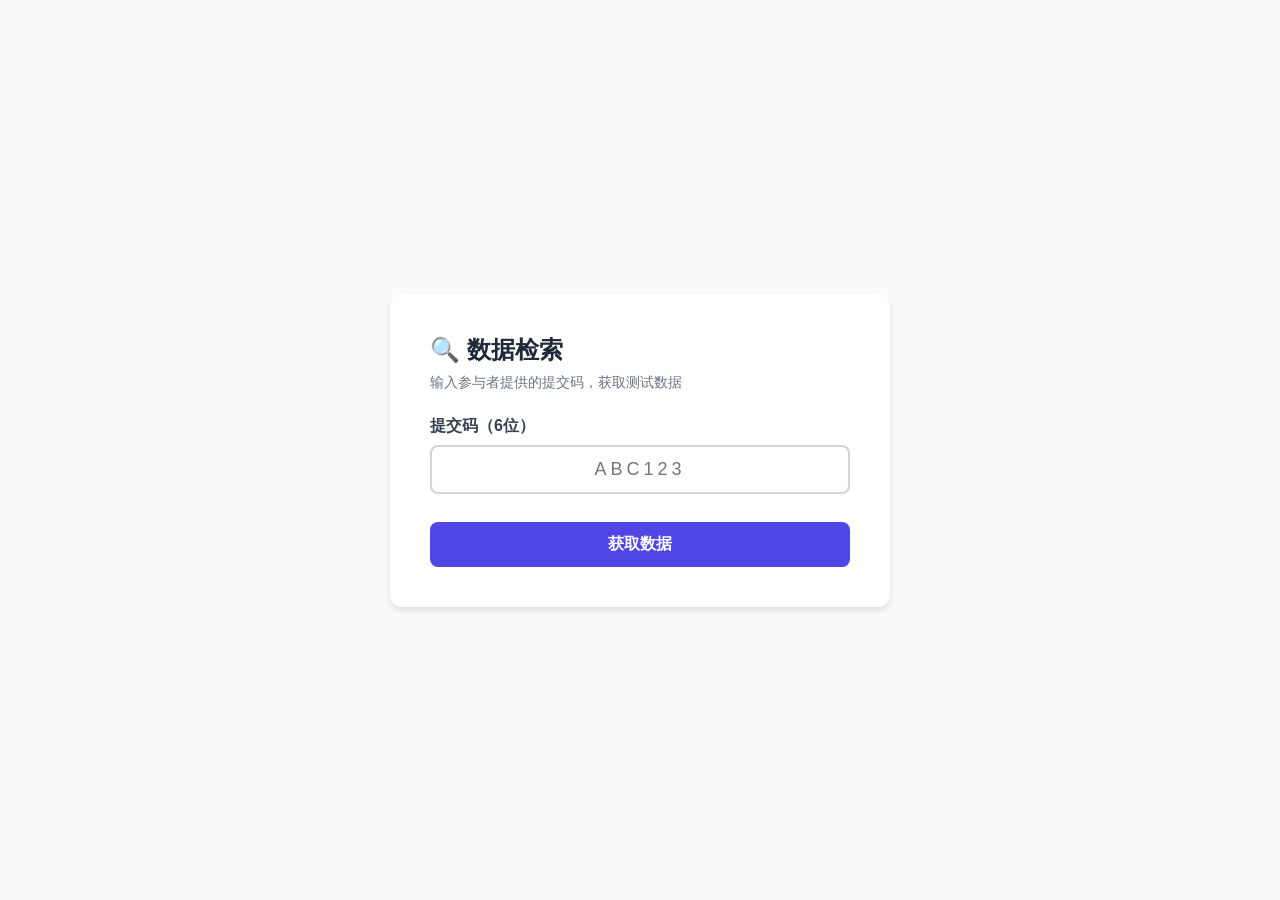
<file: retrieve.html>
<!DOCTYPE html>
<html lang="zh-CN">
<head>
  <meta charset="UTF-8">
  <meta name="viewport" content="width=device-width, initial-scale=1.0">
  <title>数据检索 - 认知固着测试</title>
  <style>
    * { margin: 0; padding: 0; box-sizing: border-box; }
    body {
      font-family: -apple-system, BlinkMacSystemFont, 'Segoe UI', Roboto, sans-serif;
      background: #F9FAFB;
      min-height: 100vh;
      display: flex;
      align-items: center;
      justify-content: center;
      padding: 20px;
    }
    .container {
      background: white;
      border-radius: 12px;
      box-shadow: 0 4px 6px rgba(0,0,0,0.1);
      padding: 40px;
      max-width: 500px;
      width: 100%;
    }
    h1 {
      font-size: 24px;
      margin-bottom: 8px;
      color: #1F2937;
    }
    .subtitle {
      color: #6B7280;
      margin-bottom: 24px;
      font-size: 14px;
    }
    .input-group {
      margin-bottom: 16px;
    }
    label {
      display: block;
      font-weight: 600;
      margin-bottom: 8px;
      color: #374151;
    }
    input[type="text"] {
      width: 100%;
      padding: 12px;
      border: 2px solid #D1D5DB;
      border-radius: 8px;
      font-size: 18px;
      letter-spacing: 4px;
      text-align: center;
      text-transform: uppercase;
    }
    input[type="text"]:focus {
      outline: none;
      border-color: #4F46E5;
    }
    button {
      width: 100%;
      padding: 12px;
      background: #4F46E5;
      color: white;
      border: none;
      border-radius: 8px;
      font-size: 16px;
      font-weight: 600;
      cursor: pointer;
      margin-top: 12px;
    }
    button:hover {
      background: #4338CA;
    }
    .result {
      margin-top: 24px;
      padding: 16px;
      background: #F0FDF4;
      border: 1px solid #BBF7D0;
      border-radius: 8px;
      display: none;
    }
    .result.show {
      display: block;
    }
    .result h3 {
      color: #166534;
      margin-bottom: 8px;
    }
    .result pre {
      background: white;
      padding: 12px;
      border-radius: 6px;
      overflow-x: auto;
      font-size: 12px;
      max-height: 300px;
      overflow-y: auto;
    }
    .download-btn {
      display: inline-block;
      margin-top: 12px;
      padding: 8px 16px;
      background: #16A34A;
      color: white;
      text-decoration: none;
      border-radius: 6px;
      font-size: 14px;
    }
    .error {
      margin-top: 16px;
      padding: 12px;
      background: #FEF2F2;
      border: 1px solid #FECACA;
      border-radius: 8px;
      color: #DC2626;
      display: none;
    }
    .error.show {
      display: block;
    }
  </style>
</head>
<body>
  <div class="container">
    <h1>🔍 数据检索</h1>
    <p class="subtitle">输入参与者提供的提交码，获取测试数据</p>

    <div class="input-group">
      <label for="codeInput">提交码（6位）</label>
      <input type="text" id="codeInput" placeholder="ABC123" maxlength="6">
    </div>

    <button onclick="retrieveData()">获取数据</button>

    <div class="error" id="errorMsg"></div>

    <div class="result" id="resultDiv">
      <h3>✅ 数据获取成功！</h3>
      <p style="margin-bottom:8px;font-size:13px;color:#6B7280;">完整 JSON 数据：</p>
      <pre id="jsonData"></pre>
      <a href="#" class="download-btn" id="downloadBtn" download="participant_data.json">⬇️ 下载 JSON 文件</a>
    </div>
  </div>

  <script>
    // 检查 URL 参数中是否有 key
    var params = new URLSearchParams(window.location.search);
    var key = params.get('key');
    
    if (key) {
      // 从 API 读取数据
      fetch('https://www.jsonstorage.net/api/items/' + key)
        .then(function(res) {
          if (!res.ok) throw new Error('数据不存在或已过期');
          return res.text();
        })
        .then(function(rawData) {
          // 显示数据
          document.getElementById('jsonData').textContent = rawData;
          
          // 创建下载链接
          var blob = new Blob([rawData], {type: 'application/json'});
          var url = URL.createObjectURL(blob);
          var downloadBtn = document.getElementById('downloadBtn');
          downloadBtn.href = url;
          downloadBtn.download = 'participant_data.json';
          
          document.getElementById('resultDiv').classList.add('show');
          
          // 隐藏输入区域
          document.querySelector('.input-group').style.display = 'none';
          document.querySelector('button').style.display = 'none';
          document.querySelector('h1').textContent = '📊 数据已接收';
          document.querySelector('.subtitle').textContent = '以下是参与者提交的测试数据';
        })
        .catch(function(err) {
          document.querySelector('.subtitle').textContent = '❌ ' + err.message;
          document.querySelector('.subtitle').style.color = '#DC2626';
        });
    } else if (window.location.hash && window.location.hash.length > 10) {
      // 备用方案：从 URL Hash 读取数据
      try {
        var encoded = window.location.hash.substring(1);
        var json = decodeURIComponent(atob(encoded));
        
        // 显示数据
        document.getElementById('jsonData').textContent = json;
        
        // 创建下载链接
        var blob = new Blob([json], {type: 'application/json'});
        var url = URL.createObjectURL(blob);
        var downloadBtn = document.getElementById('downloadBtn');
        downloadBtn.href = url;
        downloadBtn.download = 'participant_data.json';
        
        document.getElementById('resultDiv').classList.add('show');
        
        // 隐藏输入区域
        document.querySelector('.input-group').style.display = 'none';
        document.querySelector('button').style.display = 'none';
        document.querySelector('h1').textContent = '📊 数据已接收';
        document.querySelector('.subtitle').textContent = '以下是参与者提交的测试数据';
      } catch(e) {
        console.error('从 URL 读取数据失败：', e);
        // 如果 hash 读取失败，显示输入界面
      }
    }

    function retrieveData() {
      var code = document.getElementById('codeInput').value.trim().toUpperCase();
      var errorMsg = document.getElementById('errorMsg');
      var resultDiv = document.getElementById('resultDiv');

      // 隐藏之前的结果
      errorMsg.classList.remove('show');
      resultDiv.classList.remove('show');

      if (!code || code.length !== 6) {
        errorMsg.textContent = '❌ 请输入有效的6位提交码';
        errorMsg.classList.add('show');
        return;
      }

      // 从 localStorage 获取数据（同一设备方案）
      var keyOrData = localStorage.getItem('ce_code_' + code);
      
      if (!keyOrData) {
        errorMsg.textContent = '❌ 未找到对应数据。请检查提交码是否正确，或数据已过期。';
        errorMsg.classList.add('show');
        return;
      }

      // 如果存储的是 key（新方案），从 API 读取
      if (keyOrData.length > 20) {
        fetch('https://www.jsonstorage.net/api/items/' + keyOrData)
          .then(function(res) {
            if (!res.ok) throw new Error('数据不存在或已过期');
            return res.text();
          })
          .then(function(rawData) {
            document.getElementById('jsonData').textContent = rawData;
            var blob = new Blob([rawData], {type: 'application/json'});
            var url = URL.createObjectURL(blob);
            var downloadBtn = document.getElementById('downloadBtn');
            downloadBtn.href = url;
            downloadBtn.download = 'participant_' + code + '_data.json';
            resultDiv.classList.add('show');
          })
          .catch(function(err) {
            errorMsg.textContent = '❌ ' + err.message;
            errorMsg.classList.add('show');
          });
      } else {
        // 旧方案：直接从 localStorage 读取
        var data = localStorage.getItem('ce_submit_' + code);
        if (data) {
          var parsed = JSON.parse(data);
          document.getElementById('jsonData').textContent = parsed.data;
          var blob = new Blob([parsed.data], {type: 'application/json'});
          var url = URL.createObjectURL(blob);
          var downloadBtn = document.getElementById('downloadBtn');
          downloadBtn.href = url;
          downloadBtn.download = 'participant_' + code + '_data.json';
          resultDiv.classList.add('show');
        }
      }
    }

    // 回车键触发检索
    document.getElementById('codeInput').addEventListener('keypress', function(e) {
      if (e.key === 'Enter') {
        retrieveData();
      }
    });
  </script>
</body>
</html>
</file>
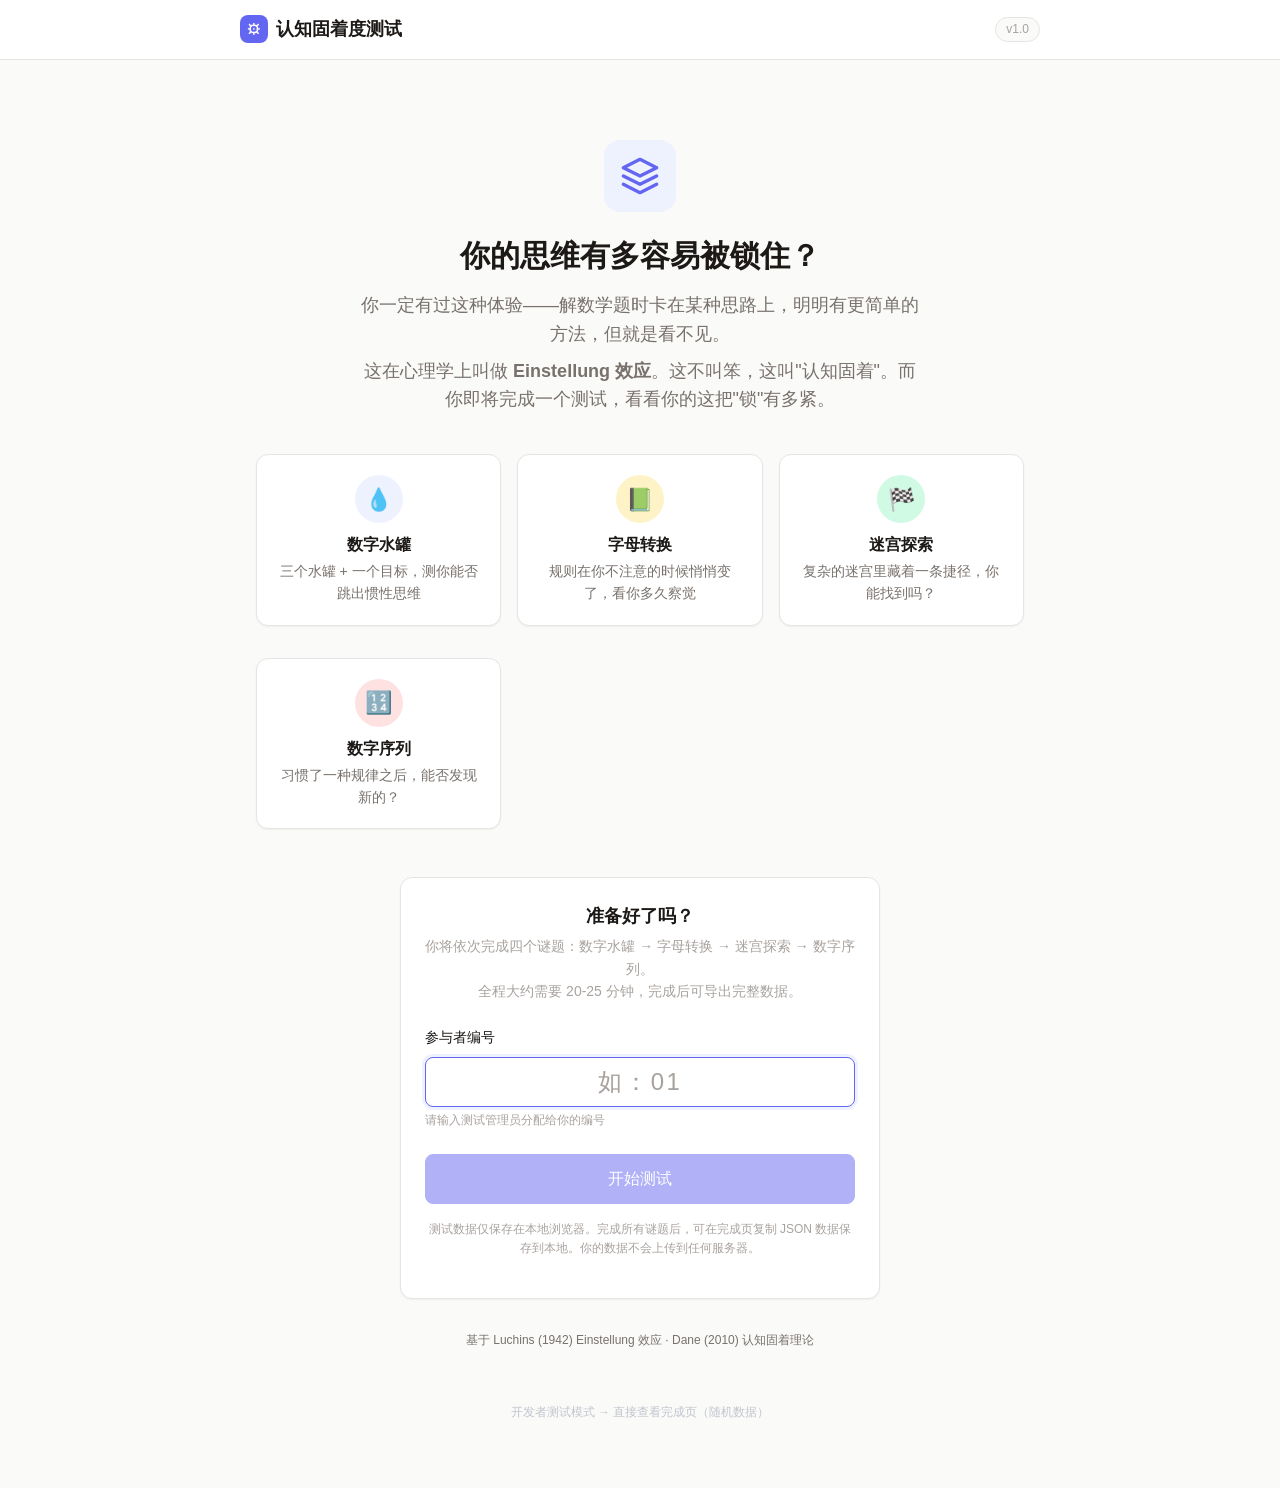
<file: puzzles/anagram/anagram.html>
<!DOCTYPE html>
<html lang="zh-CN">
<head>
  <meta charset="UTF-8">
  <meta name="viewport" content="width=device-width, initial-scale=1.0">
  <title>字母转换 — 认知固着度测试</title>
  <link rel="stylesheet" href="../../style.css">
  <link rel="stylesheet" href="anagram.css">
</head>
<body>
<div class="page-wrapper">
  <header class="header">
    <div class="header-inner">
      <div class="header-logo">
        <div class="icon">&#9881;</div>
        认知固着度测试
      </div>
      <span class="header-badge" id="progressBadge">谜题 2/4</span>
    </div>
  </header>

  <main class="main-content">
    <div class="container">

      <div class="progress-bar mb-4">
        <div class="progress-bar-fill" id="globalProgress" style="width: 0%;"></div>
      </div>
      <p class="progress-text">谜题 2 / 4 — 字母转换</p>

      <div class="card puzzle-header">
        <div class="flex justify-between items-center">
          <div>
            <h3 id="questionLabel">第 1 题 / 共 6 题</h3>
            <p class="text-sm text-muted" id="questionDesc">通过操作将字母串变成目标字母串</p>
          </div>
          <div class="flex items-center gap-2">
            <span class="text-sm text-muted">操作次数：</span>
            <span class="font-mono font-bold" id="stepCount">0</span>
          </div>
        </div>
      </div>

      <div class="puzzle-two-col">

        <!-- 左栏：字母可视化 -->
        <div class="puzzle-left">
          <div class="card puzzle-canvas-card">
            <div class="canvas-wrapper">
              <div class="letter-params">
                <div class="param-block" id="paramA">
                  <div class="param-label" style="color: #6366F1;">位置 A</div>
                  <div class="param-current">当前 <span class="font-mono" id="curA">A</span></div>
                </div>
                <div class="param-block" id="paramB">
                  <div class="param-label" style="color: #10B981;">位置 B</div>
                  <div class="param-current">当前 <span class="font-mono" id="curB">B</span></div>
                </div>
                <div class="param-block" id="paramC">
                  <div class="param-label" style="color: #F59E0B;">位置 C</div>
                  <div class="param-current">当前 <span class="font-mono" id="curC">C</span></div>
                </div>
                <div class="target-block">
                  <div class="param-label" style="color: #EF4444;">&#9679; 目标</div>
                  <div class="param-current"><span class="font-mono font-bold" id="targetLetters">CBA</span></div>
                </div>
              </div>
              <div class="canvas-area">
                <canvas id="letterCanvas" width="330" height="280"></canvas>
              </div>
            </div>
          </div>
        </div>

        <!-- 右栏：操作区 -->
        <div class="puzzle-right">
          <div class="card" id="controlsCard" style="height:100%; box-sizing:border-box; display:flex; flex-direction:column;">
            <p class="text-sm text-muted" style="margin-bottom: var(--spacing-3);">
              点击按钮变换字母，使当前字母串等于目标字母串。
            </p>

            <div class="action-columns" id="actionGrid" style="flex:1;">
              <div class="action-col">
                <div class="action-col-header">
                  <span class="col-dot" style="background:#6366F1;"></span>
                  <span class="col-dot" style="background:#10B981;"></span>
                  <span class="col-dot" style="background:#F59E0B;"></span>
                  逐个增减
                </div>
                <div class="action-col-body" id="incDecCol"></div>
              </div>
              <div class="action-col">
                <div class="action-col-header">
                  <span>&#8596;</span> 整体变换
                </div>
                <div class="action-col-body" id="globalCol"></div>
              </div>
            </div>

            <div class="skip-container" id="skipContainer" style="display:none; margin-top:var(--spacing-3); text-align:center;">
              <p class="text-sm text-muted" style="margin-bottom:6px;">&#9432; 如果暂时做不出来，可以跳过继续下一题。</p>
              <button class="btn btn-outline btn-sm" id="skipBtn" style="border-color:#F59E0B; color:#F59E0B;">
                &#9888; 跳过此题
              </button>
            </div>

            <div class="flex justify-between" style="margin-top: var(--spacing-4); padding-top: var(--spacing-3); border-top: 1px solid var(--color-border-light);">
              <div class="flex items-center gap-3">
                <button class="btn btn-ghost btn-sm" id="resetBtn" disabled>
                  &#8634; 重置
                </button>
                <button class="btn-subtle-skip" id="subtleSkipBtn" title="放弃当前题目">
                  &#10005; 放弃此题
                </button>
              </div>
              <div class="flex gap-2">
                <button class="btn btn-secondary" id="checkBtn" disabled>
                  检查答案
                </button>
                <button class="btn btn-primary" id="nextBtn" disabled>
                  下一题 &#8594;
                </button>
              </div>
            </div>
          </div>
        </div>

      </div>

      <!-- 实验后问卷 -->
      <div class="card post-survey" id="postSurvey" style="display:none;">
        <div class="card-header">
          <h3 class="card-title">实验后问卷</h3>
          <p class="card-subtitle">请根据真实感受回答，没有对错之分</p>
        </div>
        <div class="survey-body">
          <div class="survey-q">
            <p class="survey-q-title">1. 在答题过程中，你是否发现了比逐个增减更简单的解法（如直接反转或移位）？</p>
            <div class="survey-options" id="surveyQ1">
              <label class="survey-opt"><input type="radio" name="q1" value="yes"> 是</label>
              <label class="survey-opt"><input type="radio" name="q1" value="no"> 否</label>
              <label class="survey-opt"><input type="radio" name="q1" value="unsure"> 不确定</label>
            </div>
          </div>
          <div class="survey-q" id="surveyQ2" style="display:none;">
            <p class="survey-q-title">2. 你是从第几题开始意识到的？</p>
            <div class="survey-options">
              <label class="survey-opt"><input type="radio" name="q2" value="3"> 第 3 题</label>
              <label class="survey-opt"><input type="radio" name="q2" value="4"> 第 4 题</label>
              <label class="survey-opt"><input type="radio" name="q2" value="5"> 第 5 题</label>
              <label class="survey-opt"><input type="radio" name="q2" value="6"> 第 6 题</label>
            </div>
          </div>
          <button class="btn btn-primary" id="surveySubmitBtn" disabled style="margin-top:var(--spacing-4);">
            提交问卷
          </button>
        </div>
      </div>

    </div>
  </main>
</div>

<script src="../../tracking/event-logger.js"></script>
<script src="anagram.js"></script>
</body>
</html>
</file>
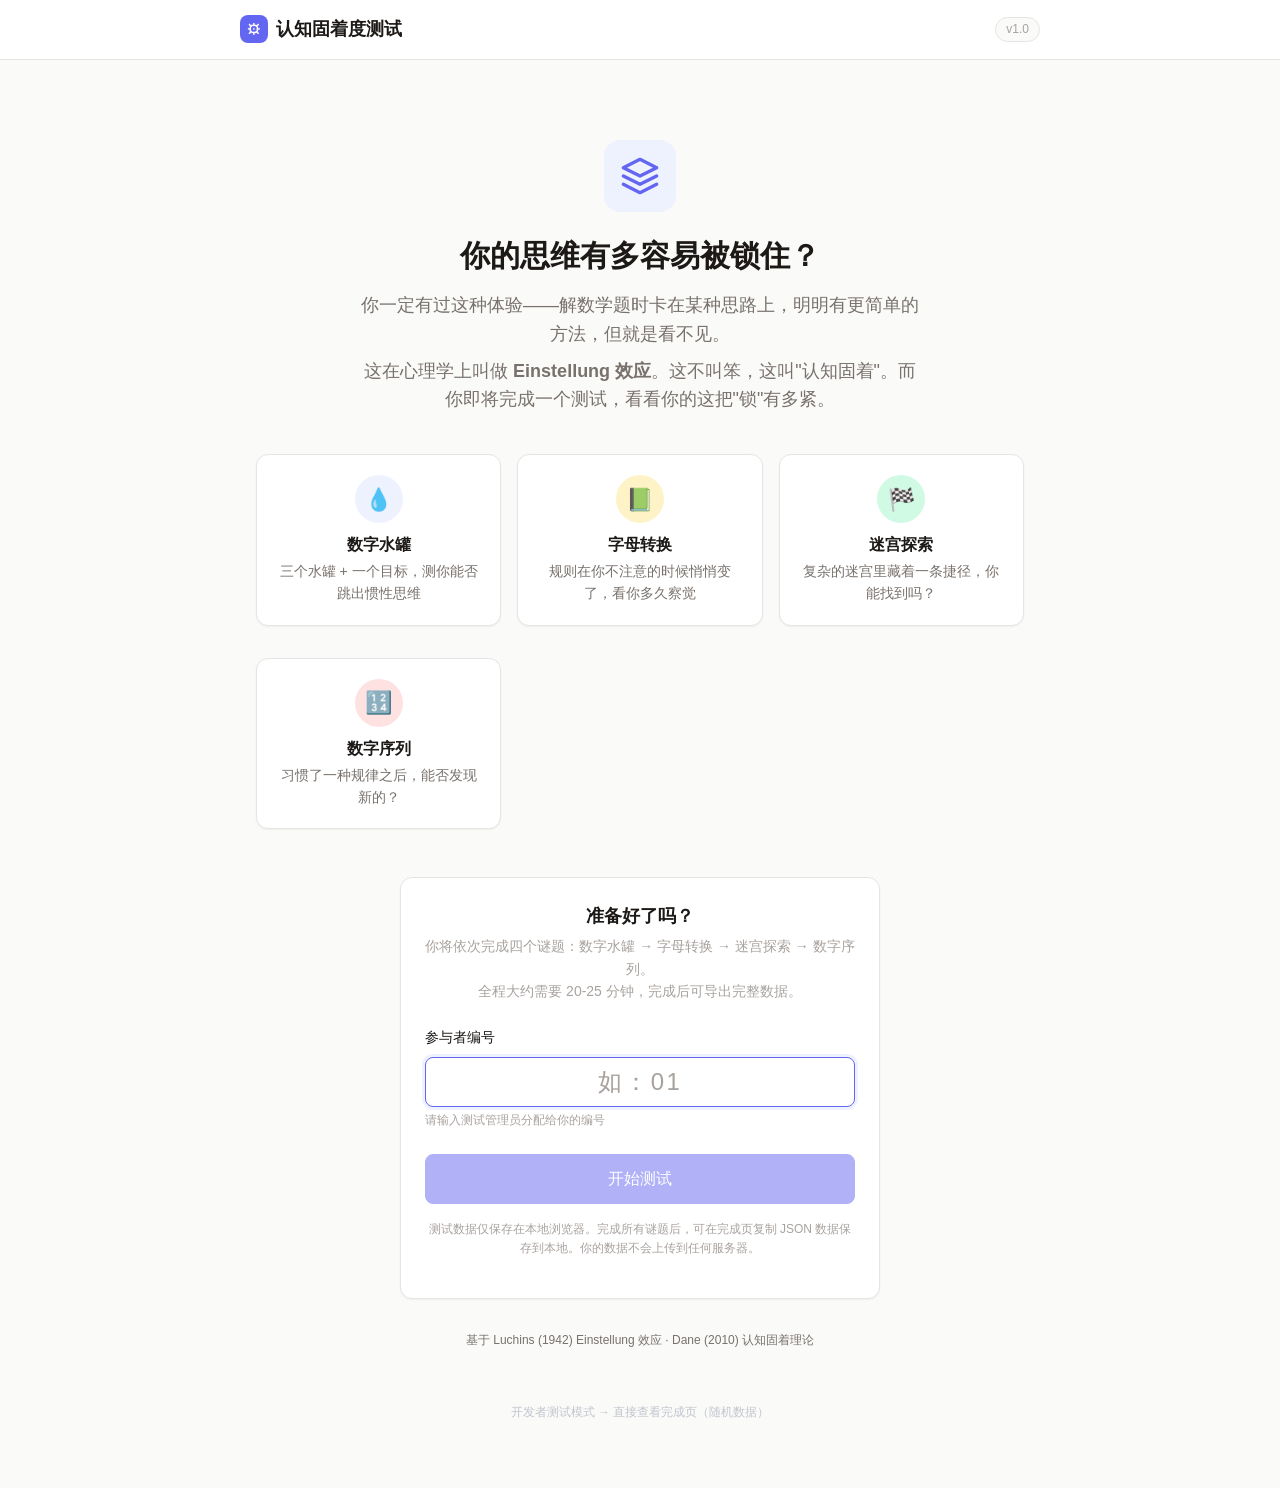
<file: puzzles/maze/maze.html>
<!DOCTYPE html>
<html lang="zh-CN">
<head>
  <meta charset="UTF-8">
  <meta name="viewport" content="width=device-width, initial-scale=1.0">
  <title>迷宫探索 — 认知固着度测试</title>
  <link rel="stylesheet" href="../../style.css">
  <link rel="stylesheet" href="maze.css">
</head>
<body>
<div class="page-wrapper">
  <header class="header">
    <div class="header-inner">
      <div class="header-logo">
        <div class="icon">&#9881;</div>
        认知固着度测试
      </div>
      <span class="header-badge" id="progressBadge">谜题 3/4</span>
    </div>
  </header>

  <main class="main-content">
    <div class="container">

      <div class="progress-bar mb-4">
        <div class="progress-bar-fill" id="globalProgress" style="width: 0%;"></div>
      </div>
      <p class="progress-text">谜题 3 / 4 — 迷宫探索</p>

      <div class="card puzzle-header">
        <div class="flex justify-between items-center">
          <div>
            <h3 id="questionLabel">第 1 题 / 共 6 题</h3>
            <p class="text-sm text-muted" id="questionDesc">使用方向键从起点走到出口</p>
          </div>
          <div class="flex items-center gap-2">
            <span class="text-sm text-muted">步数：</span>
            <span class="font-mono font-bold" id="stepCount">0</span>
          </div>
        </div>
      </div>

      <div class="puzzle-two-col">

        <!-- 左栏：迷宫可视化 -->
        <div class="puzzle-left">
          <div class="card puzzle-canvas-card">
            <div class="canvas-area">
              <canvas id="mazeCanvas" width="464" height="464"></canvas>
            </div>
          </div>
        </div>

        <!-- 右栏：操作区 -->
        <div class="puzzle-right">
          <div class="card" id="controlsCard" style="height:100%; box-sizing:border-box; display:flex; flex-direction:column;">
            <p class="text-sm text-muted" style="margin-bottom: var(--spacing-3);">
              使用方向键（或下方按钮）从<span class="start-dot"></span> 移动到 <span class="exit-dot"></span>。
            </p>

            <!-- D-Pad 方向键 -->
            <div class="dpad-container">
              <div class="dpad-row">
                <button class="dpad-btn" id="btnUp" title="上 (↑ / W)">▲</button>
              </div>
              <div class="dpad-row dpad-mid">
                <button class="dpad-btn" id="btnLeft" title="左 (← / A)">◀</button>
                <div class="dpad-center"></div>
                <button class="dpad-btn" id="btnRight" title="右 (→ / D)">▶</button>
              </div>
              <div class="dpad-row">
                <button class="dpad-btn" id="btnDown" title="下 (↓ / S)">▼</button>
              </div>
            </div>

            <p class="text-xs text-muted" style="text-align:center; margin: var(--spacing-3) 0;">
              键盘：方向键 / WASD
            </p>

            <div style="flex:1;"></div>

            <div class="action-row">
              <button class="btn" id="resetBtn" disabled>↺ 重走</button>
              <button class="btn btn-primary" id="nextBtn" disabled>下一题 →</button>
            </div>

            <!-- 放弃按钮（时间门控） -->
            <div id="skipContainer" style="text-align:center; margin-top:var(--spacing-2); display:none;">
              <button class="btn btn-ghost" id="skipBtn">跳过此题</button>
            </div>
            <div style="text-align:center; margin-top:4px;">
              <button id="subtleSkipBtn" style="display:none; background:none; border:none; color:#A8A29E; font-size:11px; cursor:pointer; text-decoration:underline;">放弃</button>
            </div>
          </div>
        </div>
      </div>

      <!-- 实验后问卷（全屏覆盖层） -->
      <div class="survey-overlay" id="surveyOverlay" style="display:none;">
        <div class="survey-overlay-inner">
          <div class="card">
            <div class="survey-body">
              <h3 style="margin-bottom: var(--spacing-1); color: var(--primary-color);">迷宫探索完成！</h3>
              <p class="text-sm text-muted" style="margin-bottom: var(--spacing-4);">请回答以下问题：</p>
              <div class="survey-q">
                <p class="survey-q-title">Q1：在做迷宫谜题时，你是否发现了比贴墙走更快的捷径方法？</p>
                <label class="survey-opt"><input type="radio" name="q1" value="yes"> 是的，我发现了</label>
                <label class="survey-opt"><input type="radio" name="q1" value="no"> 没有发现</label>
              </div>
              <div class="survey-q" id="surveyQ2" style="display:none;">
                <p class="survey-q-title">Q2：如果发现了，是从第几题开始意识到的？</p>
                <label class="survey-opt"><input type="radio" name="q2" value="1"> 第 1 题</label>
                <label class="survey-opt"><input type="radio" name="q2" value="2"> 第 2 题</label>
                <label class="survey-opt"><input type="radio" name="q2" value="3"> 第 3 题</label>
                <label class="survey-opt"><input type="radio" name="q2" value="4"> 第 4 题</label>
                <label class="survey-opt"><input type="radio" name="q2" value="5"> 第 5 题</label>
                <label class="survey-opt"><input type="radio" name="q2" value="6"> 第 6 题</label>
              </div>
              <div class="text-center mt-4">
                <button class="btn btn-primary" id="surveySubmitBtn" disabled>提交</button>
              </div>
            </div>
          </div>
        </div>
      </div>

    </div>
  </main>

  <footer class="footer">
    <p>© 2025 认知固着度研究项目 · 数据仅保存在本地</p>
  </footer>
</div>

<script src="../../tracking/event-logger.js"></script>
<script src="maze.js"></script>
</body>
</html>
</file>
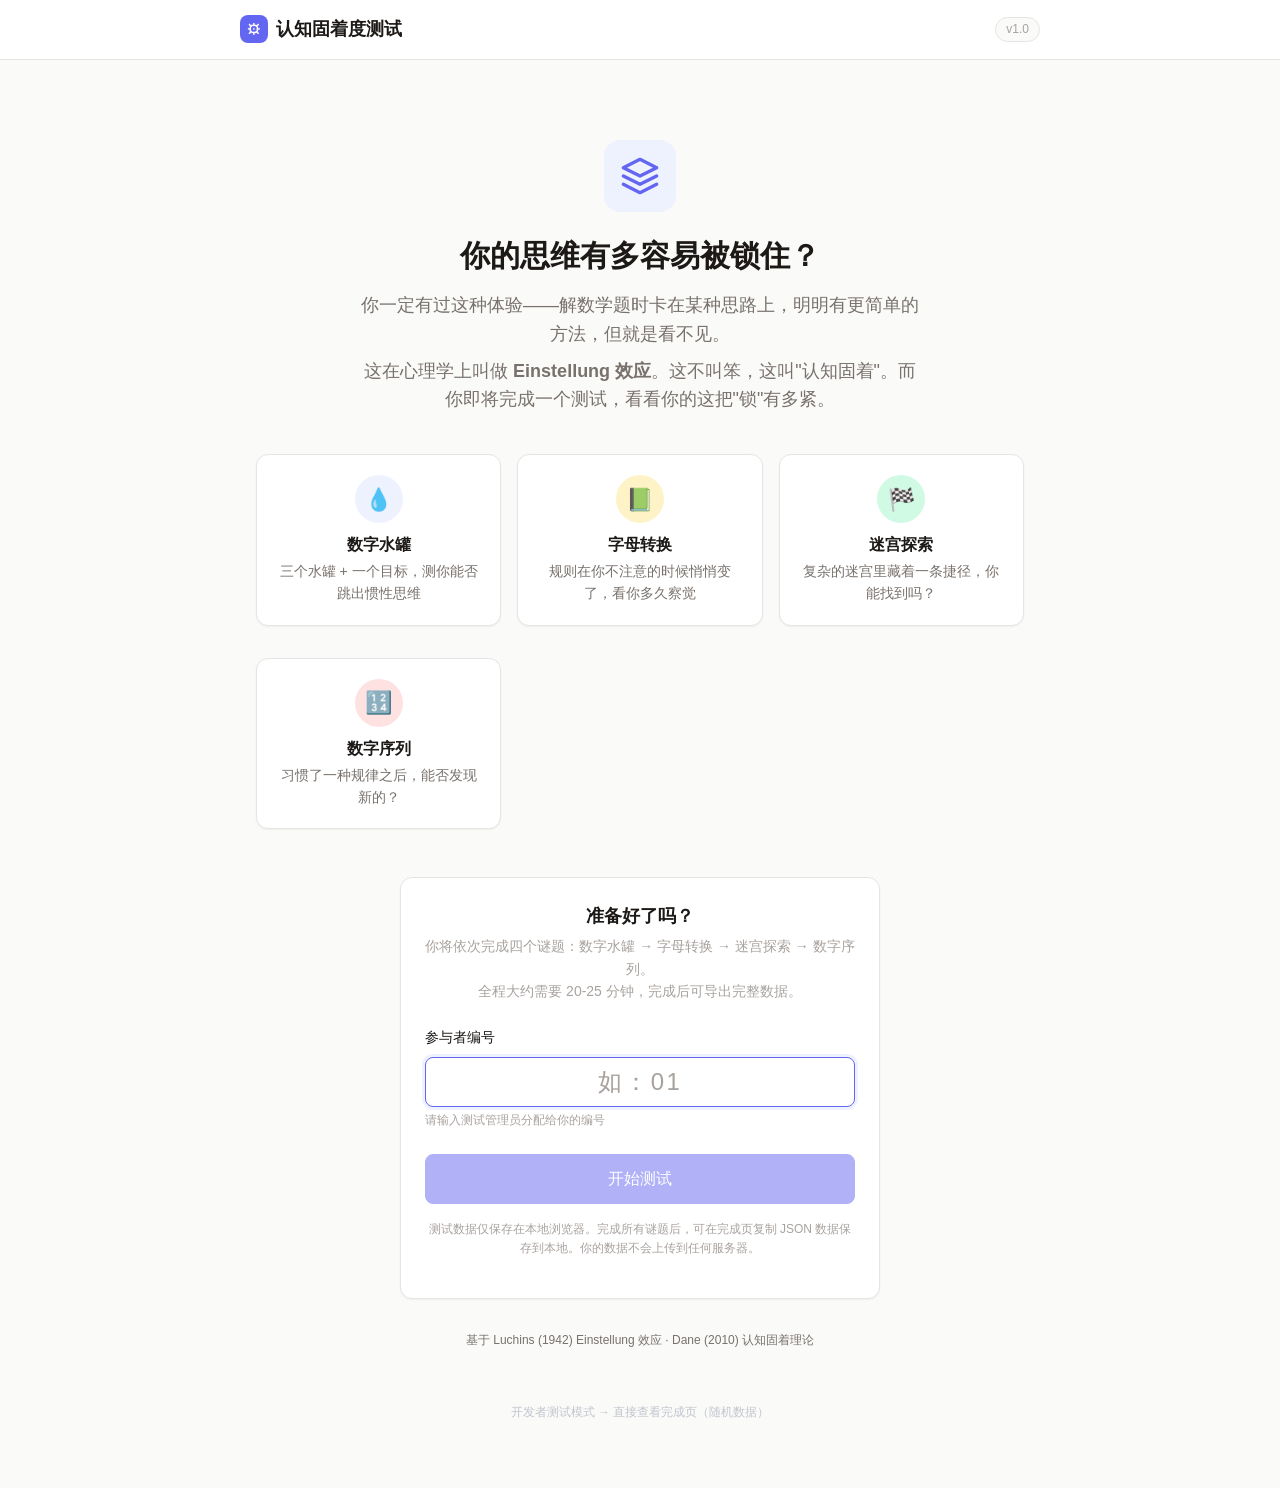
<file: puzzles/sequence/sequence.html>
<!DOCTYPE html>
<html lang="zh-CN">
<head>
  <meta charset="UTF-8">
  <meta name="viewport" content="width=device-width, initial-scale=1.0">
  <title>数字序列 — 认知固着度测试</title>
  <link rel="stylesheet" href="../../style.css">
  <link rel="stylesheet" href="sequence.css">
</head>
<body>
<div class="page-wrapper">
  <header class="header">
    <div class="header-inner">
      <div class="header-logo">
        <div class="icon">&#9881;</div>
        认知固着度测试
      </div>
      <span class="header-badge" id="progressBadge">谜题 4/4</span>
    </div>
  </header>

  <main class="main-content">
    <div class="container">

      <div class="progress-bar mb-4">
        <div class="progress-bar-fill" id="globalProgress" style="width: 0%;"></div>
      </div>
      <p class="progress-text">谜题 4 / 4 — 数字变换</p>

      <div class="card puzzle-header">
        <div class="flex justify-between items-center">
          <div>
            <h3 id="questionLabel">第 1 题 / 共 6 题</h3>
            <p class="text-sm text-muted" id="questionDesc">通过运算将当前数字变成目标数字</p>
          </div>
          <div class="flex items-center gap-2">
            <span class="text-sm text-muted">操作次数：</span>
            <span class="font-mono font-bold" id="stepCount">0</span>
          </div>
        </div>
      </div>

      <div class="puzzle-two-col">

        <!-- 左栏：数字展示 -->
        <div class="puzzle-left">
          <div class="card puzzle-canvas-card">
            <div class="num-display">
              <div class="num-current-wrap">
                <div class="num-label">当前数字</div>
                <div class="num-value" id="currentNum">0</div>
              </div>
              <div class="num-arrow">
                <svg width="40" height="40" viewBox="0 0 40 40">
                  <line x1="8" y1="20" x2="28" y2="20" stroke="#A8A29E" stroke-width="2"/>
                  <polygon points="24,14 32,20 24,26" fill="#A8A29E"/>
                </svg>
              </div>
              <div class="num-target-wrap">
                <div class="num-label" style="color:#EF4444;">目标数字</div>
                <div class="num-value num-target" id="targetNum">0</div>
              </div>
            </div>
            <div class="num-steps-wrap">
              <div class="num-label">操作记录</div>
              <div class="step-list" id="stepList"></div>
            </div>
          </div>
        </div>

        <!-- 右栏：操作区 -->
        <div class="puzzle-right">
          <div class="card" id="controlsCard" style="height:100%; box-sizing:border-box; display:flex; flex-direction:column;">
            <p class="text-sm text-muted" style="margin-bottom: var(--spacing-3);">
              点击按钮对当前数字进行运算，达到目标数字。
            </p>

            <div class="action-columns" id="actionGrid" style="flex:1;">
              <div class="action-col">
                <div class="action-col-header">
                  基本运算（逐步调整）
                </div>
                <div class="action-col-body" id="basicCol"></div>
              </div>
              <div class="action-col">
                <div class="action-col-header">
                  跳步运算（大跨步）
                </div>
                <div class="action-col-body" id="jumpCol"></div>
              </div>
            </div>

            <div class="skip-container" id="skipContainer" style="display:none; margin-top:var(--spacing-3); text-align:center;">
              <p class="text-sm text-muted" style="margin-bottom:6px;">&#9432; 如果暂时做不出来，可以跳过继续下一题。</p>
              <button class="btn btn-outline btn-sm" id="skipBtn" style="border-color:#F59E0B; color:#F59E0B;">
                &#9888; 跳过此题
              </button>
            </div>

            <div class="flex justify-between" style="margin-top: var(--spacing-4); padding-top: var(--spacing-3); border-top: 1px solid var(--color-border-light);">
              <div class="flex items-center gap-3">
                <button class="btn btn-ghost btn-sm" id="resetBtn" disabled>
                  &#8634; 重置
                </button>
                <button class="btn-subtle-skip" id="subtleSkipBtn" title="放弃当前题目">
                  &#10005; 放弃此题
                </button>
              </div>
              <div class="flex gap-2">
                <button class="btn btn-secondary" id="checkBtn" disabled>
                  自动检测中...
                </button>
                <button class="btn btn-primary" id="nextBtn" disabled>
                  下一题 &#8594;
                </button>
              </div>
            </div>
          </div>
        </div>

      </div>

      <!-- 实验后问卷 -->
      <div class="card post-survey" id="postSurvey" style="display:none;">
        <div class="card-header">
          <h3 class="card-title">实验后问卷 — 数字变换</h3>
          <p class="card-subtitle">请根据真实感受回答，没有对错之分</p>
        </div>
        <div class="survey-body">
          <div class="survey-q">
            <p class="survey-q-title">1. 在答题过程中，你是否发现了比逐步调整更简单的方法（如直接使用大跨步运算）？</p>
            <div class="survey-options" id="surveyQ1">
              <label class="survey-opt"><input type="radio" name="q1" value="yes"> 是</label>
              <label class="survey-opt"><input type="radio" name="q1" value="no"> 否</label>
              <label class="survey-opt"><input type="radio" name="q1" value="unsure"> 不确定</label>
            </div>
          </div>
          <div class="survey-q" id="surveyQ2" style="display:none;">
            <p class="survey-q-title">2. 你是从第几题开始意识到的？</p>
            <div class="survey-options">
              <label class="survey-opt"><input type="radio" name="q2" value="3"> 第 3 题</label>
              <label class="survey-opt"><input type="radio" name="q2" value="4"> 第 4 题</label>
              <label class="survey-opt"><input type="radio" name="q2" value="5"> 第 5 题</label>
              <label class="survey-opt"><input type="radio" name="q2" value="6"> 第 6 题</label>
            </div>
          </div>
          <button class="btn btn-primary" id="surveySubmitBtn" disabled style="margin-top:var(--spacing-4);">
            提交问卷
          </button>
        </div>
      </div>

    </div>
  </main>
</div>

<script src="../../tracking/event-logger.js"></script>
<script src="sequence.js"></script>
</body>
</html>
</file>
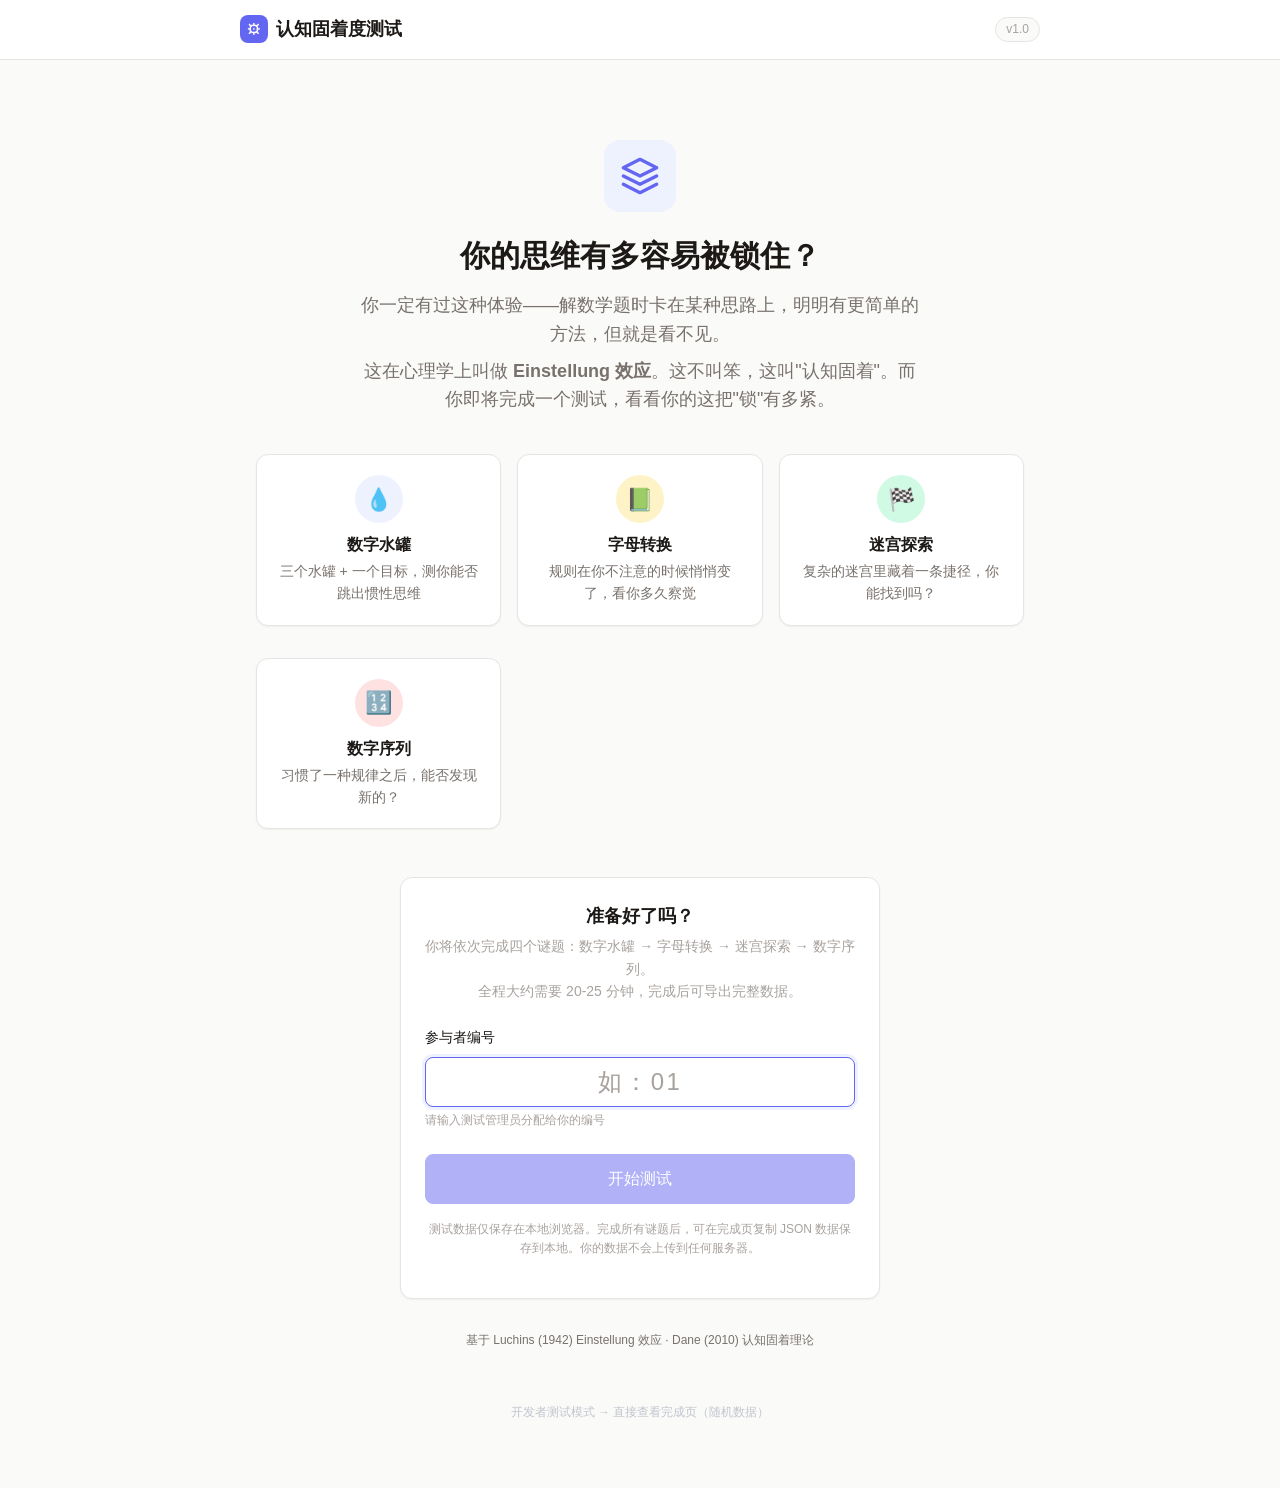
<file: puzzles/water-jug/water-jug.html>
<!DOCTYPE html>
<html lang="zh-CN">
<head>
  <meta charset="UTF-8">
  <meta name="viewport" content="width=device-width, initial-scale=1.0">
  <title>数字水罐问题 — 认知固着度测试</title>
  <link rel="stylesheet" href="../../style.css">
  <link rel="stylesheet" href="water-jug.css">
</head>
<body>
<div class="page-wrapper">
  <!-- Header -->
  <header class="header">
    <div class="header-inner">
      <div class="header-logo">
        <div class="icon">&#9881;</div>
        认知固着度测试
      </div>
      <span class="header-badge" id="progressBadge">谜题 1/4</span>
    </div>
  </header>

  <!-- Main -->
  <main class="main-content">
    <div class="container">

      <!-- 进度条 -->
      <div class="progress-bar mb-4">
        <div class="progress-bar-fill" id="globalProgress" style="width: 0%;"></div>
      </div>
      <p class="progress-text">谜题 1 / 4 — 数字水罐</p>

      <!-- 题目信息 -->
      <div class="card puzzle-header">
        <div class="flex justify-between items-center">
          <div>
            <h3 id="questionLabel">第 1 题 / 共 6 题</h3>
            <p class="text-sm text-muted" id="questionDesc">用 A、B、C 三个水罐，倒出目标水量</p>
          </div>
          <div class="flex items-center gap-2">
            <span class="text-sm text-muted">操作次数：</span>
            <span class="font-mono font-bold" id="stepCount">0</span>
          </div>
        </div>
      </div>

      <!-- 主体：左图 + 右操作（两栏并排） -->
      <div class="puzzle-two-col">

        <!-- 左栏：水罐可视化 -->
        <div class="puzzle-left">
          <div class="card puzzle-canvas-card">
            <div class="canvas-wrapper">
              <!-- 参数区 -->
              <div class="jug-params">
                <div class="param-block" id="paramA">
                  <div class="param-label" style="color: #6366F1;">罐 A</div>
                  <div class="param-capacity">容量 <span class="font-mono" id="capA">11</span> L</div>
                  <div class="param-current">当前 <span class="font-mono" id="curA">0</span> L</div>
                </div>
                <div class="param-block" id="paramB">
                  <div class="param-label" style="color: #10B981;">罐 B</div>
                  <div class="param-capacity">容量 <span class="font-mono" id="capB">27</span> L</div>
                  <div class="param-current">当前 <span class="font-mono" id="curB">0</span> L</div>
                </div>
                <div class="param-block" id="paramC">
                  <div class="param-label" style="color: #F59E0B;">罐 C</div>
                  <div class="param-capacity">容量 <span class="font-mono" id="capC">3</span> L</div>
                  <div class="param-current">当前 <span class="font-mono" id="curC">0</span> L</div>
                </div>
                <div class="target-block">
                  <div class="param-label" style="color: #EF4444;">&#9679; 目标</div>
                  <div class="param-current"><span class="font-mono font-bold" id="targetVol">10</span> L</div>
                </div>
              </div>
              <!-- Canvas -->
              <div class="canvas-area">
                <canvas id="jugCanvas" width="330" height="320"></canvas>
              </div>
            </div>
          </div>
        </div>

        <!-- 右栏：操作区 -->
        <div class="puzzle-right">
          <div class="card" id="controlsCard" style="height:100%; box-sizing:border-box; display:flex; flex-direction:column;">
            <p class="text-sm text-muted" style="margin-bottom: var(--spacing-3);">
              选择操作，使目标水罐中精确达到目标水量。
            </p>

            <div class="action-columns" id="actionGrid" style="flex:1;">
              <div class="action-col">
                <div class="action-col-header">
                  <span class="col-dot" style="background:#6366F1;"></span>
                  <span class="col-dot" style="background:#10B981;"></span>
                  <span class="col-dot" style="background:#F59E0B;"></span>
                  装满 / 倒空
                </div>
                <div class="action-col-body" id="fillEmptyCol"></div>
              </div>
              <div class="action-col">
                <div class="action-col-header">
                  <span>&#8594;</span> 倒水操作
                </div>
                <div class="action-col-body" id="pourCol"></div>
              </div>
            </div>

            <!-- 跳过面板（15 步后出现） -->
            <div class="skip-container" id="skipContainer" style="display:none; margin-top:var(--spacing-3); text-align:center;">
              <p class="text-sm text-muted" style="margin-bottom:6px;">&#9432; 如果暂时做不出来，可以跳过继续下一题。请按自己的真实思路作答即可。</p>
              <button class="btn btn-outline btn-sm" id="skipBtn" style="border-color:#F59E0B; color:#F59E0B;">
                &#9888; 跳过此题
              </button>
            </div>

            <!-- 底部控制 -->
            <div class="flex justify-between" style="margin-top: var(--spacing-4); padding-top: var(--spacing-3); border-top: 1px solid var(--color-border-light);">
              <div class="flex items-center gap-3">
                <button class="btn btn-ghost btn-sm" id="resetBtn" disabled>
                  &#8634; 重置
                </button>
                <button class="btn-subtle-skip" id="subtleSkipBtn" title="放弃当前题目">
                  &#10005; 放弃此题
                </button>
              </div>
              <div class="flex gap-2">
                <button class="btn btn-secondary" id="checkBtn" disabled>
                  检查水量
                </button>
                <button class="btn btn-primary" id="nextBtn" disabled>
                  下一题 &#8594;
                </button>
              </div>
            </div>
          </div>
        </div>

      </div>

      <!-- 实验后问卷（全部 8 题完成后显示） -->
      <div class="card post-survey" id="postSurvey" style="display:none;">
        <div class="card-header">
          <h3 class="card-title">实验后问卷</h3>
          <p class="card-subtitle">请根据真实感受回答，没有对错之分</p>
        </div>
        <div class="survey-body">
          <div class="survey-q">
            <p class="survey-q-title">1. 在答题过程中，你是否发现了比常规操作更短的解法？</p>
            <div class="survey-options" id="surveyQ1">
              <label class="survey-opt"><input type="radio" name="q1" value="yes"> 是</label>
              <label class="survey-opt"><input type="radio" name="q1" value="no"> 否</label>
              <label class="survey-opt"><input type="radio" name="q1" value="unsure"> 不确定</label>
            </div>
          </div>
          <div class="survey-q" id="surveyQ2" style="display:none;">
            <p class="survey-q-title">2. 你是从第几题开始意识到的？</p>
            <div class="survey-options" id="surveyQ2Options">
              <label class="survey-opt"><input type="radio" name="q2" value="3"> 第 3 题</label>
              <label class="survey-opt"><input type="radio" name="q2" value="4"> 第 4 题</label>
              <label class="survey-opt"><input type="radio" name="q2" value="5"> 第 5 题</label>
              <label class="survey-opt"><input type="radio" name="q2" value="6"> 第 6 题</label>
            </div>
          </div>
          <button class="btn btn-primary" id="surveySubmitBtn" disabled style="margin-top:var(--spacing-4);">
            提交问卷
          </button>
        </div>
      </div>

    </div>
  </main>
</div>

<script src="../../tracking/event-logger.js"></script>
<script src="water-jug.js"></script>
</body>
</html>
</file>
<file: style.css>
/* ============================================
   认知固着度测试 — 全局样式
   Cognitive Entrenchment Test — Global Styles
   ============================================ */

/* --- CSS Variables (Design Tokens) --- */
:root {
  /* Colors */
  --color-bg: #FAFAF9;
  --color-surface: #FFFFFF;
  --color-surface-hover: #F5F5F4;
  --color-border: #E7E5E4;
  --color-border-light: #F0EFEE;
  --color-text: #1C1917;
  --color-text-secondary: #78716C;
  --color-text-muted: #A8A29E;
  --color-accent: #6366F1;
  --color-accent-hover: #4F46E5;
  --color-accent-light: #EEF2FF;
  --color-success: #10B981;
  --color-success-light: #D1FAE5;
  --color-warning: #F59E0B;
  --color-warning-light: #FEF3C7;
  --color-danger: #EF4444;
  --color-danger-light: #FEE2E2;
  --color-info: #3B82F6;
  --color-info-light: #DBEAFE;

  /* Typography */
  --font-family: -apple-system, BlinkMacSystemFont, "Segoe UI", "Noto Sans SC", "PingFang SC", "Microsoft YaHei", sans-serif;
  --font-mono: "SF Mono", "Cascadia Code", "Consolas", "Noto Sans Mono SC", monospace;
  --font-size-xs: 0.75rem;
  --font-size-sm: 0.875rem;
  --font-size-base: 1rem;
  --font-size-lg: 1.125rem;
  --font-size-xl: 1.25rem;
  --font-size-2xl: 1.5rem;
  --font-size-3xl: 1.875rem;
  --font-size-4xl: 2.25rem;

  /* Spacing */
  --spacing-1: 0.25rem;
  --spacing-2: 0.5rem;
  --spacing-3: 0.75rem;
  --spacing-4: 1rem;
  --spacing-5: 1.25rem;
  --spacing-6: 1.5rem;
  --spacing-8: 2rem;
  --spacing-10: 2.5rem;
  --spacing-12: 3rem;
  --spacing-16: 4rem;

  /* Border Radius */
  --radius-sm: 0.375rem;
  --radius-md: 0.5rem;
  --radius-lg: 0.75rem;
  --radius-xl: 1rem;
  --radius-full: 9999px;

  /* Shadows */
  --shadow-sm: 0 1px 2px rgba(0, 0, 0, 0.05);
  --shadow-md: 0 4px 6px -1px rgba(0, 0, 0, 0.07), 0 2px 4px -2px rgba(0, 0, 0, 0.05);
  --shadow-lg: 0 10px 15px -3px rgba(0, 0, 0, 0.08), 0 4px 6px -4px rgba(0, 0, 0, 0.04);

  /* Layout */
  --max-width: 800px;
  --header-height: 60px;
}

/* --- Reset & Base --- */
*, *::before, *::after {
  box-sizing: border-box;
  margin: 0;
  padding: 0;
}

html {
  font-size: 16px;
  -webkit-font-smoothing: antialiased;
  -moz-osx-font-smoothing: grayscale;
}

body {
  font-family: var(--font-family);
  font-size: var(--font-size-base);
  line-height: 1.6;
  color: var(--color-text);
  background-color: var(--color-bg);
  min-height: 100vh;
}

/* --- Typography --- */
h1, h2, h3, h4 {
  line-height: 1.3;
  font-weight: 600;
  color: var(--color-text);
}

h1 { font-size: var(--font-size-3xl); }
h2 { font-size: var(--font-size-2xl); }
h3 { font-size: var(--font-size-xl); }
h4 { font-size: var(--font-size-lg); }

p {
  margin-bottom: var(--spacing-4);
  color: var(--color-text-secondary);
}

a {
  color: var(--color-accent);
  text-decoration: none;
}

a:hover {
  text-decoration: underline;
}

/* --- Layout --- */
.container {
  max-width: var(--max-width);
  margin: 0 auto;
  padding: 0 var(--spacing-4);
}

.page-wrapper {
  min-height: 100vh;
  display: flex;
  flex-direction: column;
}

.main-content {
  flex: 1;
  padding: var(--spacing-8) 0;
}

/* --- Header --- */
.header {
  height: var(--header-height);
  background: var(--color-surface);
  border-bottom: 1px solid var(--color-border);
  display: flex;
  align-items: center;
  padding: 0 var(--spacing-6);
  position: sticky;
  top: 0;
  z-index: 100;
}

.header-inner {
  max-width: var(--max-width);
  margin: 0 auto;
  width: 100%;
  display: flex;
  align-items: center;
  justify-content: space-between;
}

.header-logo {
  font-size: var(--font-size-lg);
  font-weight: 600;
  color: var(--color-text);
  display: flex;
  align-items: center;
  gap: var(--spacing-2);
}

.header-logo .icon {
  width: 28px;
  height: 28px;
  background: var(--color-accent);
  color: white;
  border-radius: var(--radius-md);
  display: flex;
  align-items: center;
  justify-content: center;
  font-size: 14px;
}

.header-badge {
  font-size: var(--font-size-xs);
  color: var(--color-text-muted);
  background: var(--color-bg);
  padding: 2px 10px;
  border-radius: var(--radius-full);
  border: 1px solid var(--color-border);
}

/* --- Cards --- */
.card {
  background: var(--color-surface);
  border: 1px solid var(--color-border);
  border-radius: var(--radius-lg);
  padding: var(--spacing-6);
  margin-bottom: var(--spacing-4);
  box-shadow: var(--shadow-sm);
}

.card-header {
  margin-bottom: var(--spacing-4);
  padding-bottom: var(--spacing-4);
  border-bottom: 1px solid var(--color-border-light);
}

.card-title {
  font-size: var(--font-size-lg);
  font-weight: 600;
  margin-bottom: var(--spacing-1);
}

.card-subtitle {
  font-size: var(--font-size-sm);
  color: var(--color-text-muted);
}

/* --- Buttons --- */
.btn {
  display: inline-flex;
  align-items: center;
  justify-content: center;
  gap: var(--spacing-2);
  padding: 0.625rem 1.25rem;
  font-size: var(--font-size-sm);
  font-weight: 500;
  font-family: var(--font-family);
  border: 1px solid transparent;
  border-radius: var(--radius-md);
  cursor: pointer;
  transition: all 0.15s ease;
  line-height: 1.5;
  user-select: none;
  white-space: nowrap;
}

.btn:disabled {
  opacity: 0.5;
  cursor: not-allowed;
}

.btn-primary {
  background: var(--color-accent);
  color: white;
  border-color: var(--color-accent);
}

.btn-primary:hover:not(:disabled) {
  background: var(--color-accent-hover);
  border-color: var(--color-accent-hover);
}

.btn-secondary {
  background: var(--color-surface);
  color: var(--color-text);
  border-color: var(--color-border);
}

.btn-secondary:hover:not(:disabled) {
  background: var(--color-surface-hover);
  border-color: var(--color-text-muted);
}

.btn-ghost {
  background: transparent;
  color: var(--color-text-secondary);
  border-color: transparent;
}

.btn-ghost:hover:not(:disabled) {
  background: var(--color-surface-hover);
  color: var(--color-text);
}

.btn-sm {
  padding: 0.375rem 0.75rem;
  font-size: var(--font-size-xs);
}

.btn-lg {
  padding: 0.75rem 1.5rem;
  font-size: var(--font-size-base);
}

.btn-block {
  width: 100%;
  justify-content: center;
}

/* --- Forms --- */
.form-group {
  margin-bottom: var(--spacing-4);
}

.form-label {
  display: block;
  font-size: var(--font-size-sm);
  font-weight: 500;
  color: var(--color-text);
  margin-bottom: var(--spacing-2);
}

.form-input {
  width: 100%;
  padding: 0.625rem 0.875rem;
  font-size: var(--font-size-base);
  font-family: var(--font-family);
  color: var(--color-text);
  background: var(--color-surface);
  border: 1px solid var(--color-border);
  border-radius: var(--radius-md);
  transition: border-color 0.15s ease, box-shadow 0.15s ease;
  outline: none;
}

.form-input:focus {
  border-color: var(--color-accent);
  box-shadow: 0 0 0 3px var(--color-accent-light);
}

.form-input::placeholder {
  color: var(--color-text-muted);
}

.form-hint {
  font-size: var(--font-size-xs);
  color: var(--color-text-muted);
  margin-top: var(--spacing-1);
}

/* --- Progress Bar --- */
.progress-bar {
  width: 100%;
  height: 6px;
  background: var(--color-border-light);
  border-radius: var(--radius-full);
  overflow: hidden;
}

.progress-bar-fill {
  height: 100%;
  background: var(--color-accent);
  border-radius: var(--radius-full);
  transition: width 0.4s ease;
}

.progress-text {
  font-size: var(--font-size-xs);
  color: var(--color-text-muted);
  margin-top: var(--spacing-1);
  text-align: right;
}

/* --- Badge --- */
.badge {
  display: inline-block;
  font-size: var(--font-size-xs);
  font-weight: 500;
  padding: 2px 8px;
  border-radius: var(--radius-full);
}

.badge-accent { background: var(--color-accent-light); color: var(--color-accent); }
.badge-success { background: var(--color-success-light); color: var(--color-success); }
.badge-warning { background: var(--color-warning-light); color: var(--color-warning); }
.badge-danger { background: var(--color-danger-light); color: var(--color-danger); }

/* --- Alert --- */
.alert {
  padding: var(--spacing-3) var(--spacing-4);
  border-radius: var(--radius-md);
  font-size: var(--font-size-sm);
  margin-bottom: var(--spacing-4);
}

.alert-info { background: var(--color-info-light); color: #1E40AF; }
.alert-success { background: var(--color-success-light); color: #065F46; }
.alert-warning { background: var(--color-warning-light); color: #92400E; }

/* --- Spinner --- */
.spinner {
  display: inline-block;
  width: 20px;
  height: 20px;
  border: 2px solid var(--color-border);
  border-top-color: var(--color-accent);
  border-radius: 50%;
  animation: spin 0.6s linear infinite;
}

@keyframes spin {
  to { transform: rotate(360deg); }
}

/* --- Utilities --- */
.text-center { text-align: center; }
.text-right { text-align: right; }
.text-sm { font-size: var(--font-size-sm); }
.text-xs { font-size: var(--font-size-xs); }
.text-muted { color: var(--color-text-muted); }
.text-accent { color: var(--color-accent); }
.font-mono { font-family: var(--font-mono); }
.font-bold { font-weight: 600; }
.mt-2 { margin-top: var(--spacing-2); }
.mt-4 { margin-top: var(--spacing-4); }
.mt-8 { margin-top: var(--spacing-8); }
.mb-2 { margin-bottom: var(--spacing-2); }
.mb-4 { margin-bottom: var(--spacing-4); }
.mb-8 { margin-bottom: var(--spacing-8); }
.flex { display: flex; }
.flex-col { flex-direction: column; }
.items-center { align-items: center; }
.justify-center { justify-content: center; }
.justify-between { justify-content: space-between; }
.gap-2 { gap: var(--spacing-2); }
.gap-4 { gap: var(--spacing-4); }
.w-full { width: 100%; }

/* --- Responsive --- */
@media (max-width: 640px) {
  :root {
    --max-width: 100%;
  }

  .card {
    padding: var(--spacing-4);
    border-radius: var(--radius-md);
  }

  h1 { font-size: var(--font-size-2xl); }
  h2 { font-size: var(--font-size-xl); }

  .container {
    padding: 0 var(--spacing-3);
  }

  .main-content {
    padding: var(--spacing-4) 0;
  }
}
</file>
<file: complete.css>
/* ============================================================
   complete.css — 测试完成页面专属样式
   ============================================================ */

/* --- Hero --- */
.complete-hero {
  text-align: center;
  padding: var(--spacing-12) 0 var(--spacing-8);
}

.complete-icon {
  width: 72px;
  height: 72px;
  background: var(--color-success-light, #D1FAE5);
  border-radius: var(--radius-xl);
  display: inline-flex;
  align-items: center;
  justify-content: center;
  margin-bottom: var(--spacing-6);
  font-size: 36px;
}

.complete-hero h1 {
  margin-bottom: var(--spacing-2);
}

.complete-subtitle {
  max-width: 500px;
  margin: 0 auto;
  font-size: var(--font-size-lg);
  color: var(--color-text-muted, #6B7280);
}

/* --- Card spacing --- */
.card {
  margin-bottom: var(--spacing-6);
}

/* --- 摘要网格 --- */
.complete-summary {
  margin-bottom: var(--spacing-6);
}

.summary-grid {
  display: grid;
  grid-template-columns: repeat(auto-fit, minmax(140px, 1fr));
  gap: var(--spacing-3);
  margin: var(--spacing-4) 0 0;
}

.summary-item {
  text-align: center;
  padding: var(--spacing-4) var(--spacing-3);
  background: #F9FAFB;
  border-radius: var(--radius-lg);
  border: 1px solid #F3F4F6;
}

.summary-value {
  font-size: 1.75rem;
  font-weight: 700;
  margin-bottom: 4px;
  line-height: 1.2;
}

.summary-label {
  font-size: var(--font-size-xs);
  color: var(--color-text-muted, #6B7280);
  font-weight: 500;
}

/* --- 谜题明细 --- */
.puzzle-breakdown {
  margin-top: var(--spacing-2);
}

.bd-row {
  display: flex;
  align-items: center;
  justify-content: space-between;
  padding: var(--spacing-3) 0;
  border-bottom: 1px solid var(--color-border-light, #F3F4F6);
}

.bd-row:last-child {
  border-bottom: none;
}

.bd-name {
  font-weight: 600;
  font-size: var(--font-size-base);
  display: flex;
  align-items: center;
  gap: 8px;
  min-width: 80px;
}

.bd-dot {
  width: 10px;
  height: 10px;
  border-radius: 50%;
  display: inline-block;
  flex-shrink: 0;
}

.bd-stats {
  display: flex;
  gap: var(--spacing-4);
  font-size: var(--font-size-sm);
  color: var(--color-text-muted, #6B7280);
  flex-wrap: wrap;
  justify-content: flex-end;
}

.bd-stat {
  white-space: nowrap;
}

/* --- 可视化图表 --- */
.charts-grid {
  display: grid;
  grid-template-columns: 1fr 1fr;
  gap: var(--spacing-5);
  margin-top: var(--spacing-4);
}

.chart-box {
  background: #FAFAFA;
  border: 1px solid #F0F0F0;
  border-radius: var(--radius-lg);
  padding: var(--spacing-4);
}

.chart-box-wide {
  grid-column: 1 / -1;
}

.chart-title {
  font-size: var(--font-size-sm);
  font-weight: 600;
  color: var(--color-text);
  margin-bottom: 2px;
}

.chart-subtitle {
  font-size: var(--font-size-xs);
  color: var(--color-text-muted);
  margin-bottom: var(--spacing-3);
}

.chart-svg {
  width: 100%;
  display: block;
  overflow: visible;
}

/* 折线图图例 */
.chart-legend {
  display: flex;
  gap: var(--spacing-4);
  flex-wrap: wrap;
  margin-top: var(--spacing-2);
  justify-content: center;
}

.legend-item {
  display: flex;
  align-items: center;
  gap: 6px;
  font-size: var(--font-size-xs);
  color: var(--color-text-secondary);
}

.legend-dot {
  width: 10px;
  height: 10px;
  border-radius: 50%;
  display: inline-block;
  flex-shrink: 0;
}

/* --- 导出区域 --- */
.complete-download {
  margin-bottom: var(--spacing-8);
}

/* --- Footer --- */
.footer-note {
  padding: var(--spacing-8) 0;
  text-align: center;
}

/* --- 响应式 --- */
@media (max-width: 700px) {
  .summary-grid {
    grid-template-columns: repeat(2, 1fr);
  }

  .charts-grid {
    grid-template-columns: 1fr;
  }

  .chart-box-wide {
    grid-column: 1;
  }

  .bd-row {
    flex-direction: column;
    align-items: flex-start;
    gap: var(--spacing-1);
  }

  .bd-stats {
    justify-content: flex-start;
    gap: var(--spacing-2);
  }
}

/* --- 认知固着反馈区域 --- */
.feedback-content {
  padding: var(--spacing-4) 0;
}

.feedback-puzzle {
  background: var(--color-bg, #F9FAFB);
  border-radius: var(--radius-lg);
  padding: var(--spacing-4);
  margin-bottom: var(--spacing-3);
  border-left: 4px solid var(--color-accent, #4F46E5);
}

.feedback-puzzle-name {
  font-size: var(--font-size-lg);
  font-weight: 600;
  margin-bottom: var(--spacing-2);
  color: var(--color-text, #1F2937);
}

.feedback-puzzle-details {
  display: grid;
  grid-template-columns: repeat(auto-fit, minmax(180px, 1fr));
  gap: var(--spacing-2);
  font-size: var(--font-size-sm);
  color: var(--color-text-muted, #6B7280);
}

.feedback-good {
  color: #059669;
  font-weight: 600;
}

.feedback-warn {
  color: #D97706;
  font-weight: 600;
}

.feedback-overall {
  display: flex;
  align-items: flex-start;
  gap: var(--spacing-4);
  padding: var(--spacing-5);
  border-radius: var(--radius-lg);
  margin-bottom: var(--spacing-4);
}

.feedback-overall-good {
  background: #ECFDF5;
  border: 1px solid #A7F3D0;
}

.feedback-overall-warn {
  background: #FFFBEB;
  border: 1px solid #FCD34D;
}

.feedback-overall-neutral {
  background: #F3F4F6;
  border: 1px solid #D1D5DB;
}

.feedback-overall-icon {
  font-size: 32px;
  line-height: 1;
}

.feedback-overall-text strong {
  display: block;
  font-size: var(--font-size-lg);
  margin-bottom: var(--spacing-2);
}

.feedback-overall-text p {
  margin: 0;
  font-size: var(--font-size-sm);
  color: var(--color-text-muted, #6B7280);
}

/* --- 科普内容区域 --- */
.education-content {
  padding: var(--spacing-4) 0;
  line-height: 1.8;
}

.education-content h3 {
  font-size: var(--font-size-lg);
  margin-top: var(--spacing-6);
  margin-bottom: var(--spacing-3);
  color: var(--color-text, #1F2937);
}

.education-content p {
  margin-bottom: var(--spacing-3);
  color: var(--color-text-muted, #6B7280);
}

.example-box {
  background: #F0F9FF;
  border: 1px solid #BAE6FD;
  border-radius: var(--radius-lg);
  padding: var(--spacing-4);
  margin: var(--spacing-4) 0;
}

.example-title {
  font-weight: 600;
  font-size: var(--font-size-base);
  margin-bottom: var(--spacing-2);
  color: var(--color-accent, #4F46E5);
}

.meaning-grid {
  display: grid;
  grid-template-columns: repeat(auto-fit, minmax(220px, 1fr));
  gap: var(--spacing-3);
  margin: var(--spacing-4) 0;
}

.meaning-item {
  display: flex;
  align-items: flex-start;
  gap: var(--spacing-3);
  padding: var(--spacing-3);
  background: var(--color-bg, #F9FAFB);
  border-radius: var(--radius-md);
}

.meaning-icon {
  font-size: 24px;
  line-height: 1;
  flex-shrink: 0;
}

.meaning-text {
  font-size: var(--font-size-sm);
  color: var(--color-text-muted, #6B7280);
}

.meaning-text strong {
  display: block;
  margin-bottom: var(--spacing-1);
  color: var(--color-text, #1F2937);
}

.tips-list {
  margin: var(--spacing-3) 0;
  padding-left: var(--spacing-6);
}

.tips-list li {
  margin-bottom: var(--spacing-2);
  color: var(--color-text-muted, #6B7280);
}

.education-footer {
  background: #FEF3C7;
  border: 1px solid #FCD34D;
  border-radius: var(--radius-lg);
  padding: var(--spacing-4);
  margin-top: var(--spacing-6);
  font-size: var(--font-size-sm);
}
</file>
<file: puzzles/anagram/anagram.css>
/* ============================================
   字母转换问题 — 专属样式
   ============================================ */

/* --- 主体两栏布局 --- */
.page-wrapper .container {
  max-width: 1100px;
}

.puzzle-two-col {
  display: flex;
  gap: var(--spacing-4);
  align-items: flex-start;
}

.puzzle-left {
  flex: 0 0 auto;
  width: 530px;
}

.puzzle-right {
  flex: 1;
  min-width: 280px;
}

/* --- 布局 --- */
.puzzle-canvas-card {
  padding: var(--spacing-4);
}

.canvas-wrapper {
  display: flex;
  gap: var(--spacing-6);
  align-items: flex-start;
}

/* --- 左侧参数区 --- */
.letter-params {
  display: flex;
  flex-direction: column;
  gap: var(--spacing-3);
  min-width: 120px;
  padding-top: var(--spacing-4);
}

.param-block {
  padding: var(--spacing-3) var(--spacing-4);
  border-radius: var(--radius-md);
  background: var(--color-bg);
  border: 1px solid var(--color-border-light);
}

.param-label {
  font-size: var(--font-size-sm);
  font-weight: 600;
  margin-bottom: 2px;
}

.param-current {
  font-size: var(--font-size-xs);
  color: var(--color-text-secondary);
}

.target-block {
  margin-top: var(--spacing-2);
  padding: var(--spacing-3) var(--spacing-4);
  border-radius: var(--radius-md);
  background: #FEF2F2;
  border: 1.5px solid #FECACA;
}

/* --- Canvas 区域 --- */
.canvas-area {
  flex: 1;
  display: flex;
  justify-content: center;
  background: var(--color-bg);
  border-radius: var(--radius-md);
  border: 1px solid var(--color-border-light);
  min-width: 0;
}

#letterCanvas {
  display: block;
}

/* --- 操作按钮：双列竖排 --- */
.action-columns {
  display: flex;
  gap: var(--spacing-4);
}

.action-col {
  flex: 1;
  display: flex;
  flex-direction: column;
}

.action-col-header {
  font-size: var(--font-size-xs);
  font-weight: 600;
  color: var(--color-text-secondary);
  text-transform: uppercase;
  letter-spacing: 0.5px;
  padding: 0 0 var(--spacing-2) var(--spacing-1);
  display: flex;
  align-items: center;
  gap: 4px;
}

.col-dot {
  width: 8px;
  height: 8px;
  border-radius: 50%;
  display: inline-block;
}

.action-col-body {
  display: flex;
  flex-direction: column;
  gap: var(--spacing-2);
}

.action-btn {
  display: flex;
  align-items: center;
  gap: var(--spacing-2);
  padding: 0.5rem 0.75rem;
  font-size: var(--font-size-sm);
  font-family: var(--font-family);
  background: var(--color-surface);
  border: 1px solid var(--color-border);
  border-radius: var(--radius-md);
  cursor: pointer;
  transition: all 0.12s ease;
  color: var(--color-text);
  text-align: left;
}

.action-btn:hover {
  background: var(--color-accent-light);
  border-color: var(--color-accent);
}

.action-btn .arrow {
  font-size: 12px;
  color: var(--color-text-muted);
}

/* --- 低调放弃按钮 --- */
.btn-subtle-skip {
  display: inline-flex;
  align-items: center;
  gap: 4px;
  padding: 0.25rem 0.4rem;
  font-size: 12px;
  font-family: var(--font-family);
  color: #A8A29E;
  background: transparent;
  border: none;
  border-radius: var(--radius-sm);
  cursor: pointer;
  transition: color 0.15s ease;
}

.btn-subtle-skip:hover {
  color: #EF4444;
  background: #FEF2F2;
}

/* --- 题目头部 --- */
.puzzle-header {
  padding: var(--spacing-4) var(--spacing-5);
}

.puzzle-header h3 {
  margin-bottom: 2px;
}

/* --- 实验后问卷 --- */
.post-survey {
  margin-top: var(--spacing-6);
  padding: var(--spacing-6);
}

.survey-body {
  max-width: 600px;
}

.survey-q {
  margin-bottom: var(--spacing-5);
}

.survey-q-title {
  font-weight: 600;
  font-size: var(--font-size-base);
  color: var(--color-text);
  margin-bottom: var(--spacing-3);
}

.survey-options {
  display: flex;
  flex-direction: column;
  gap: var(--spacing-2);
  padding-left: var(--spacing-1);
}

.survey-opt {
  display: flex;
  align-items: center;
  gap: var(--spacing-2);
  padding: var(--spacing-2) var(--spacing-3);
  border-radius: var(--radius-sm);
  cursor: pointer;
  transition: background 0.15s ease;
  font-size: var(--font-size-sm);
  color: var(--color-text-secondary);
}

.survey-opt:hover {
  background: var(--color-bg);
}

.survey-opt input[type="radio"] {
  accent-color: var(--color-accent);
}

/* --- 响应式 --- */
@media (max-width: 860px) {
  .puzzle-two-col {
    flex-direction: column;
  }

  .puzzle-left {
    width: 100%;
  }
}

@media (max-width: 700px) {
  .canvas-wrapper {
    flex-direction: column-reverse;
  }

  .letter-params {
    flex-direction: row;
    flex-wrap: wrap;
    gap: var(--spacing-2);
    min-width: auto;
  }

  .param-block {
    flex: 1;
    min-width: 75px;
    text-align: center;
  }

  .target-block {
    margin-top: 0;
  }

  .action-columns {
    flex-direction: column;
  }

  #letterCanvas {
    width: 100%;
    height: auto;
  }
}
</file>
<file: puzzles/maze/maze.css>
/* maze.css — 迷宫探索谜题样式 */

/* --- 主体两栏布局 --- */
.page-wrapper .container {
  max-width: 1100px;
}

.puzzle-two-col {
  display: flex;
  gap: var(--spacing-4);
  align-items: flex-start;
}

.puzzle-left {
  flex: 0 0 auto;
  width: 520px;       /* 迷宫 canvas 464px + padding */
}

.puzzle-right {
  flex: 1;
  min-width: 280px;
}

.puzzle-canvas-card {
  padding: var(--spacing-4);
}

/* --- D-Pad 方向键 --- */
.dpad-container {
  display: flex;
  flex-direction: column;
  align-items: center;
  gap: 4px;
  margin: var(--spacing-3) 0;
}

.dpad-row {
  display: flex;
  justify-content: center;
  gap: 4px;
}

.dpad-mid {
  gap: 14px;
}

.dpad-center {
  width: 52px;
  height: 52px;
  border-radius: 8px;
  background: #E5E7EB;
}

.dpad-btn {
  width: 52px;
  height: 52px;
  border: none;
  border-radius: 8px;
  background: #6366F1;
  color: #fff;
  font-size: 18px;
  cursor: pointer;
  display: flex;
  align-items: center;
  justify-content: center;
  transition: background 0.15s, transform 0.1s;
  user-select: none;
}

.dpad-btn:hover {
  background: #4F46E5;
}

.dpad-btn:active {
  transform: scale(0.93);
  background: #4338CA;
}

.dpad-btn:disabled {
  background: #D1D5DB;
  cursor: not-allowed;
  transform: none;
}

/* --- 图例小圆点 --- */
.start-dot, .exit-dot {
  display: inline-block;
  width: 10px;
  height: 10px;
  border-radius: 50%;
  vertical-align: middle;
}
.start-dot { background: #22C55E; }
.exit-dot   { background: #EF4444; }

/* --- Canvas --- */
.canvas-area {
  display: flex;
  justify-content: center;
  padding: var(--spacing-3) 0;
}

#mazeCanvas {
  border: 1px solid #E5E7EB;
  border-radius: 8px;
  background: #FAFAFA;
}

/* --- 已达成动画 --- */
@keyframes reachExit {
  0%, 100% { box-shadow: 0 0 0 0 rgba(34,197,94,0.4); }
  50%      { box-shadow: 0 0 0 8px rgba(34,197,94,0); }
}

.maze-reached {
  animation: reachExit 1.2s ease-out 3;
}

/* --- 实验后问卷覆盖层 --- */
.survey-overlay {
  display: none;           /* 默认隐藏，JS 添加 .active 后显示 */
  position: fixed;
  top: 0; left: 0; right: 0; bottom: 0;
  background: rgba(0,0,0,0.45);
  z-index: 1000;
  justify-content: center;
  align-items: center;
  padding: var(--spacing-4);
}

.survey-overlay.active {
  display: flex !important;
}

.survey-overlay-inner {
  width: 100%;
  max-width: 560px;
  max-height: 90vh;
  overflow-y: auto;
}

.survey-overlay .card {
  margin: 0;
  box-shadow: 0 20px 60px rgba(0,0,0,0.25);
}

/* --- 响应式 --- */
@media (max-width: 900px) {
  .puzzle-two-col {
    flex-direction: column;
    gap: var(--spacing-3);
  }

  .puzzle-left {
    width: 100%;
  }

  .puzzle-left, .puzzle-right {
    max-width: 100% !important;
    flex: none !important;
  }
}
</file>
<file: puzzles/sequence/sequence.css>
/* ============================================
   数字变换问题 — 专属样式
   ============================================ */

.page-wrapper .container {
  max-width: 1100px;
}

.puzzle-two-col {
  display: flex;
  gap: var(--spacing-4);
  align-items: flex-start;
}

.puzzle-left {
  flex: 0 0 auto;
  width: 530px;
}

.puzzle-right {
  flex: 1;
  min-width: 280px;
}

.puzzle-canvas-card {
  padding: var(--spacing-4);
}

/* --- 数字展示区 --- */
.num-display {
  display: flex;
  align-items: center;
  justify-content: center;
  gap: var(--spacing-4);
  padding: var(--spacing-6) 0;
}

.num-current-wrap,
.num-target-wrap {
  text-align: center;
}

.num-label {
  font-size: var(--font-size-xs);
  color: var(--color-text-muted);
  margin-bottom: var(--spacing-2);
  text-transform: uppercase;
  letter-spacing: 0.5px;
}

.num-value {
  font-size: 4rem;
  font-weight: 700;
  font-family: var(--font-mono);
  color: var(--color-accent);
  line-height: 1;
  padding: var(--spacing-2) var(--spacing-4);
  background: var(--color-bg);
  border-radius: var(--radius-lg);
  border: 2px solid var(--color-border-light);
  min-width: 120px;
}

.num-target {
  color: #EF4444;
  border-color: #FECACA;
  background: #FEF2F2;
}

.num-arrow {
  display: flex;
  align-items: center;
  color: var(--color-text-muted);
}

/* --- 操作记录 --- */
.num-steps-wrap {
  padding: 0 var(--spacing-4);
}

.num-steps-wrap .num-label {
  margin-bottom: var(--spacing-2);
}

.step-list {
  display: flex;
  flex-wrap: wrap;
  gap: var(--spacing-1);
  min-height: 32px;
  padding: var(--spacing-2);
  background: var(--color-bg);
  border-radius: var(--radius-md);
  border: 1px solid var(--color-border-light);
}

.step-badge {
  display: inline-flex;
  align-items: center;
  padding: 2px 8px;
  font-size: var(--font-size-xs);
  font-family: var(--font-mono);
  background: var(--color-surface);
  border: 1px solid var(--color-border);
  border-radius: var(--radius-sm);
  color: var(--color-text-secondary);
}

.step-badge.jump {
  background: #D1FAE5;
  border-color: #10B981;
  color: #065F46;
}

/* --- 操作按钮 --- */
.action-columns {
  display: flex;
  gap: var(--spacing-4);
}

.action-col {
  flex: 1;
  display: flex;
  flex-direction: column;
}

.action-col-header {
  font-size: var(--font-size-xs);
  font-weight: 600;
  color: var(--color-text-secondary);
  text-transform: uppercase;
  letter-spacing: 0.5px;
  padding: 0 0 var(--spacing-2) var(--spacing-1);
}

.action-col-body {
  display: flex;
  flex-direction: column;
  gap: var(--spacing-2);
}

.action-btn {
  display: flex;
  align-items: center;
  gap: var(--spacing-2);
  padding: 0.5rem 0.75rem;
  font-size: var(--font-size-sm);
  font-family: var(--font-family);
  background: var(--color-surface);
  border: 1px solid var(--color-border);
  border-radius: var(--radius-md);
  cursor: pointer;
  transition: all 0.12s ease;
  color: var(--color-text);
  text-align: left;
}

.action-btn:hover {
  background: var(--color-accent-light);
  border-color: var(--color-accent);
}

/* --- 低调放弃按钮 --- */
.btn-subtle-skip {
  display: inline-flex;
  align-items: center;
  gap: 4px;
  padding: 0.25rem 0.4rem;
  font-size: 12px;
  font-family: var(--font-family);
  color: #A8A29E;
  background: transparent;
  border: none;
  border-radius: var(--radius-sm);
  cursor: pointer;
  transition: color 0.15s ease;
}

.btn-subtle-skip:hover {
  color: #EF4444;
  background: #FEF2F2;
}

.puzzle-header {
  padding: var(--spacing-4) var(--spacing-5);
}

.puzzle-header h3 {
  margin-bottom: 2px;
}

/* --- 实验后问卷 --- */
.post-survey {
  margin-top: var(--spacing-6);
  padding: var(--spacing-6);
}

.survey-body {
  max-width: 600px;
}

.survey-q {
  margin-bottom: var(--spacing-5);
}

.survey-q-title {
  font-weight: 600;
  font-size: var(--font-size-base);
  color: var(--color-text);
  margin-bottom: var(--spacing-3);
}

.survey-options {
  display: flex;
  flex-direction: column;
  gap: var(--spacing-2);
  padding-left: var(--spacing-1);
}

.survey-opt {
  display: flex;
  align-items: center;
  gap: var(--spacing-2);
  padding: var(--spacing-2) var(--spacing-3);
  border-radius: var(--radius-sm);
  cursor: pointer;
  transition: background 0.15s ease;
  font-size: var(--font-size-sm);
  color: var(--color-text-secondary);
}

.survey-opt:hover {
  background: var(--color-bg);
}

.survey-opt input[type="radio"] {
  accent-color: var(--color-accent);
}

/* --- 响应式 --- */
@media (max-width: 860px) {
  .puzzle-two-col {
    flex-direction: column;
  }

  .puzzle-left {
    width: 100%;
  }
}

@media (max-width: 700px) {
  .num-display {
    flex-direction: column;
    gap: var(--spacing-3);
  }

  .num-value {
    font-size: 3rem;
  }

  .num-arrow svg {
    transform: rotate(90deg);
  }

  .action-columns {
    flex-direction: column;
  }
}

/* --- shake animation --- */
@keyframes shake {
  0%, 100% { transform: translateX(0); }
  25% { transform: translateX(-4px); }
  75% { transform: translateX(4px); }
}
</file>
<file: puzzles/water-jug/water-jug.css>
/* ============================================
   数字水罐问题 — 专属样式
   ============================================ */

/* --- 主体两栏布局 --- */
/* 水罐页需要更宽的容器来容纳两栏 */
.page-wrapper .container {
  max-width: 1100px;
}

.puzzle-two-col {
  display: flex;
  gap: var(--spacing-4);
  align-items: flex-start;
}

.puzzle-left {
  flex: 0 0 auto;
  width: 530px;       /* 固定左栏宽度，容纳 canvas + 参数区 */
}

.puzzle-right {
  flex: 1;
  min-width: 280px;
}

/* --- 布局 --- */
.puzzle-canvas-card {
  padding: var(--spacing-4);
}

.canvas-wrapper {
  display: flex;
  gap: var(--spacing-6);
  align-items: flex-start;
}

/* --- 左侧参数区 --- */
.jug-params {
  display: flex;
  flex-direction: column;
  gap: var(--spacing-3);
  min-width: 120px;
  padding-top: var(--spacing-4);
}

.param-block {
  padding: var(--spacing-3) var(--spacing-4);
  border-radius: var(--radius-md);
  background: var(--color-bg);
  border: 1px solid var(--color-border-light);
}

.param-label {
  font-size: var(--font-size-sm);
  font-weight: 600;
  margin-bottom: 2px;
}

.param-capacity,
.param-current {
  font-size: var(--font-size-xs);
  color: var(--color-text-secondary);
}

.param-capacity { margin-bottom: 1px; }

.target-block {
  margin-top: var(--spacing-2);
  padding: var(--spacing-3) var(--spacing-4);
  border-radius: var(--radius-md);
  background: #FEF2F2;
  border: 1.5px solid #FECACA;
}

/* --- Canvas 区域 --- */
.canvas-area {
  flex: 1;
  display: flex;
  justify-content: center;
  background: var(--color-bg);
  border-radius: var(--radius-md);
  border: 1px solid var(--color-border-light);
  min-width: 0;
}

#jugCanvas {
  display: block;
}

/* --- 操作按钮：双列竖排 --- */
.action-columns {
  display: flex;
  gap: var(--spacing-4);
}

.action-col {
  flex: 1;
  display: flex;
  flex-direction: column;
}

.action-col-header {
  font-size: var(--font-size-xs);
  font-weight: 600;
  color: var(--color-text-secondary);
  text-transform: uppercase;
  letter-spacing: 0.5px;
  padding: 0 0 var(--spacing-2) var(--spacing-1);
  display: flex;
  align-items: center;
  gap: 4px;
}

.col-dot {
  width: 8px;
  height: 8px;
  border-radius: 50%;
  display: inline-block;
}

.action-col-body {
  display: flex;
  flex-direction: column;
  gap: var(--spacing-2);
}

.action-btn {
  display: flex;
  align-items: center;
  gap: var(--spacing-2);
  padding: 0.5rem 0.75rem;
  font-size: var(--font-size-sm);
  font-family: var(--font-family);
  background: var(--color-surface);
  border: 1px solid var(--color-border);
  border-radius: var(--radius-md);
  cursor: pointer;
  transition: all 0.12s ease;
  color: var(--color-text);
  text-align: left;
}

.action-btn:hover {
  background: var(--color-accent-light);
  border-color: var(--color-accent);
}

.action-btn .arrow {
  font-size: 12px;
  color: var(--color-text-muted);
}

.action-btn .jug-label {
  font-weight: 500;
}

/* --- 低调放弃按钮 --- */
.btn-subtle-skip {
  display: inline-flex;
  align-items: center;
  gap: 4px;
  padding: 0.25rem 0.4rem;
  font-size: 12px;
  font-family: var(--font-family);
  color: #A8A29E;
  background: transparent;
  border: none;
  border-radius: var(--radius-sm);
  cursor: pointer;
  transition: color 0.15s ease;
}

.btn-subtle-skip:hover {
  color: #EF4444;
  background: #FEF2F2;
}

/* --- 题目头部 --- */
.puzzle-header {
  padding: var(--spacing-4) var(--spacing-5);
}

.puzzle-header h3 {
  margin-bottom: 2px;
}

/* --- 实验后问卷 --- */
.post-survey {
  margin-top: var(--spacing-6);
  padding: var(--spacing-6);
}

.survey-body {
  max-width: 600px;
}

.survey-q {
  margin-bottom: var(--spacing-5);
}

.survey-q-title {
  font-weight: 600;
  font-size: var(--font-size-base);
  color: var(--color-text);
  margin-bottom: var(--spacing-3);
}

.survey-options {
  display: flex;
  flex-direction: column;
  gap: var(--spacing-2);
  padding-left: var(--spacing-1);
}

.survey-opt {
  display: flex;
  align-items: center;
  gap: var(--spacing-2);
  padding: var(--spacing-2) var(--spacing-3);
  border-radius: var(--radius-sm);
  cursor: pointer;
  transition: background 0.15s ease;
  font-size: var(--font-size-sm);
  color: var(--color-text-secondary);
}

.survey-opt:hover {
  background: var(--color-bg);
}

.survey-opt input[type="radio"] {
  accent-color: var(--color-accent);
}

/* --- 响应式 --- */
@media (max-width: 860px) {
  /* 屏幕变窄时，两大栏改为上下排列 */
  .puzzle-two-col {
    flex-direction: column;
  }

  .puzzle-left {
    width: 100%;
  }
}

@media (max-width: 700px) {
  .canvas-wrapper {
    flex-direction: column-reverse;
  }

  .jug-params {
    flex-direction: row;
    flex-wrap: wrap;
    gap: var(--spacing-2);
    min-width: auto;
  }

  .param-block {
    flex: 1;
    min-width: 75px;
    text-align: center;
  }

  .target-block {
    margin-top: 0;
  }

  .action-columns {
    flex-direction: column;
  }

  #jugCanvas {
    width: 100%;
    height: auto;
  }
}
</file>
